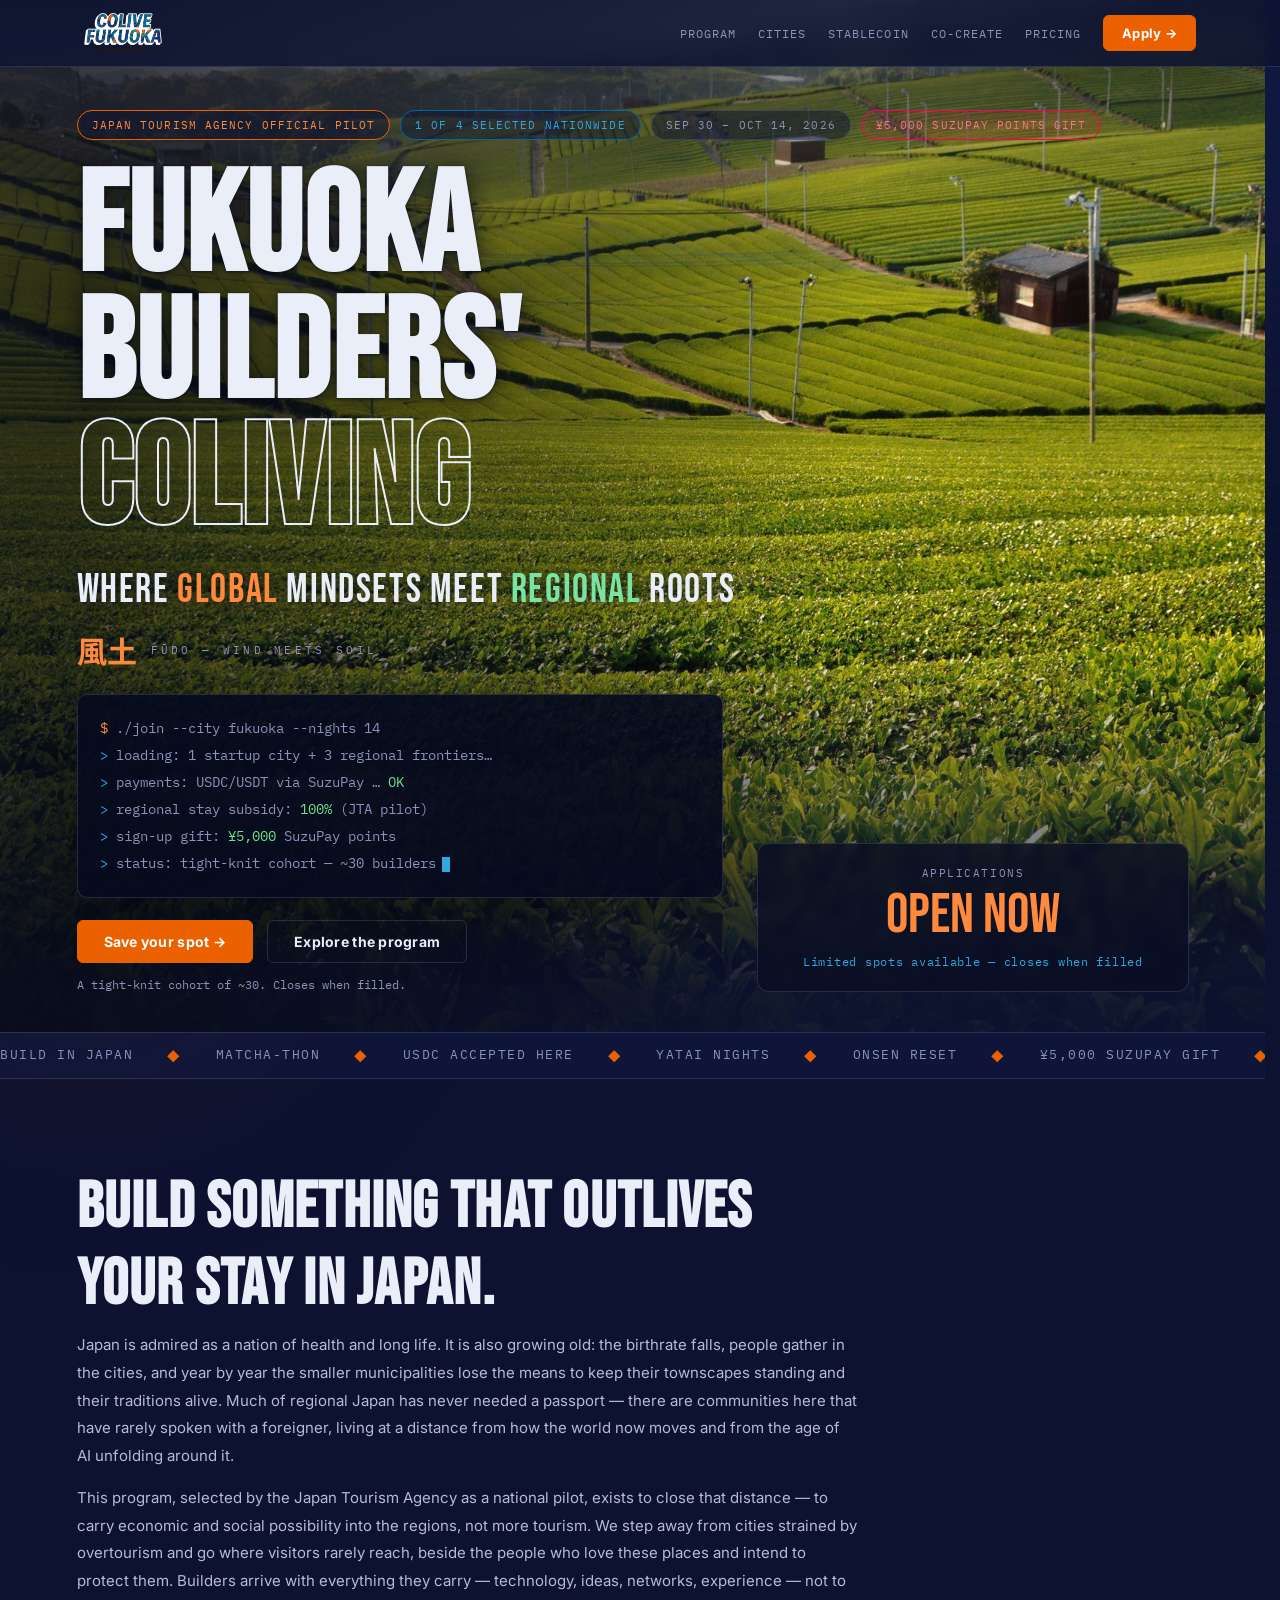
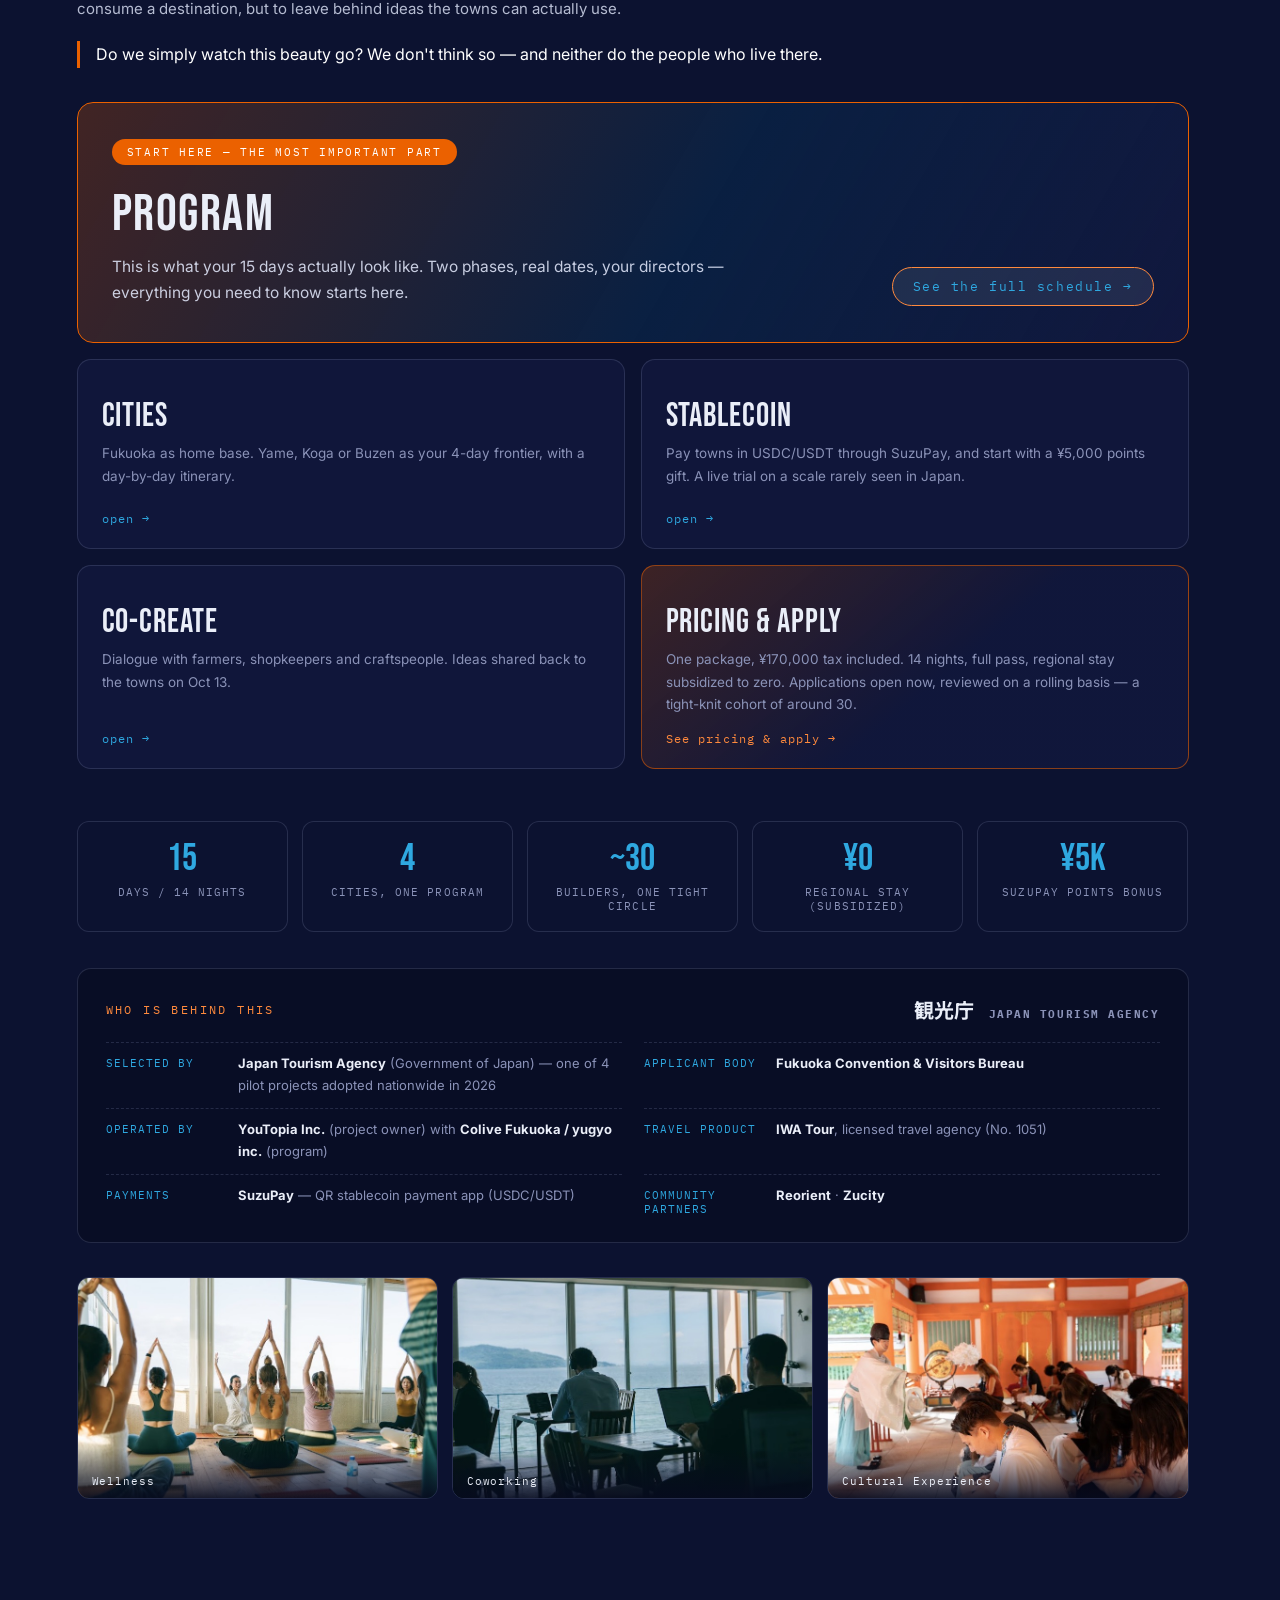
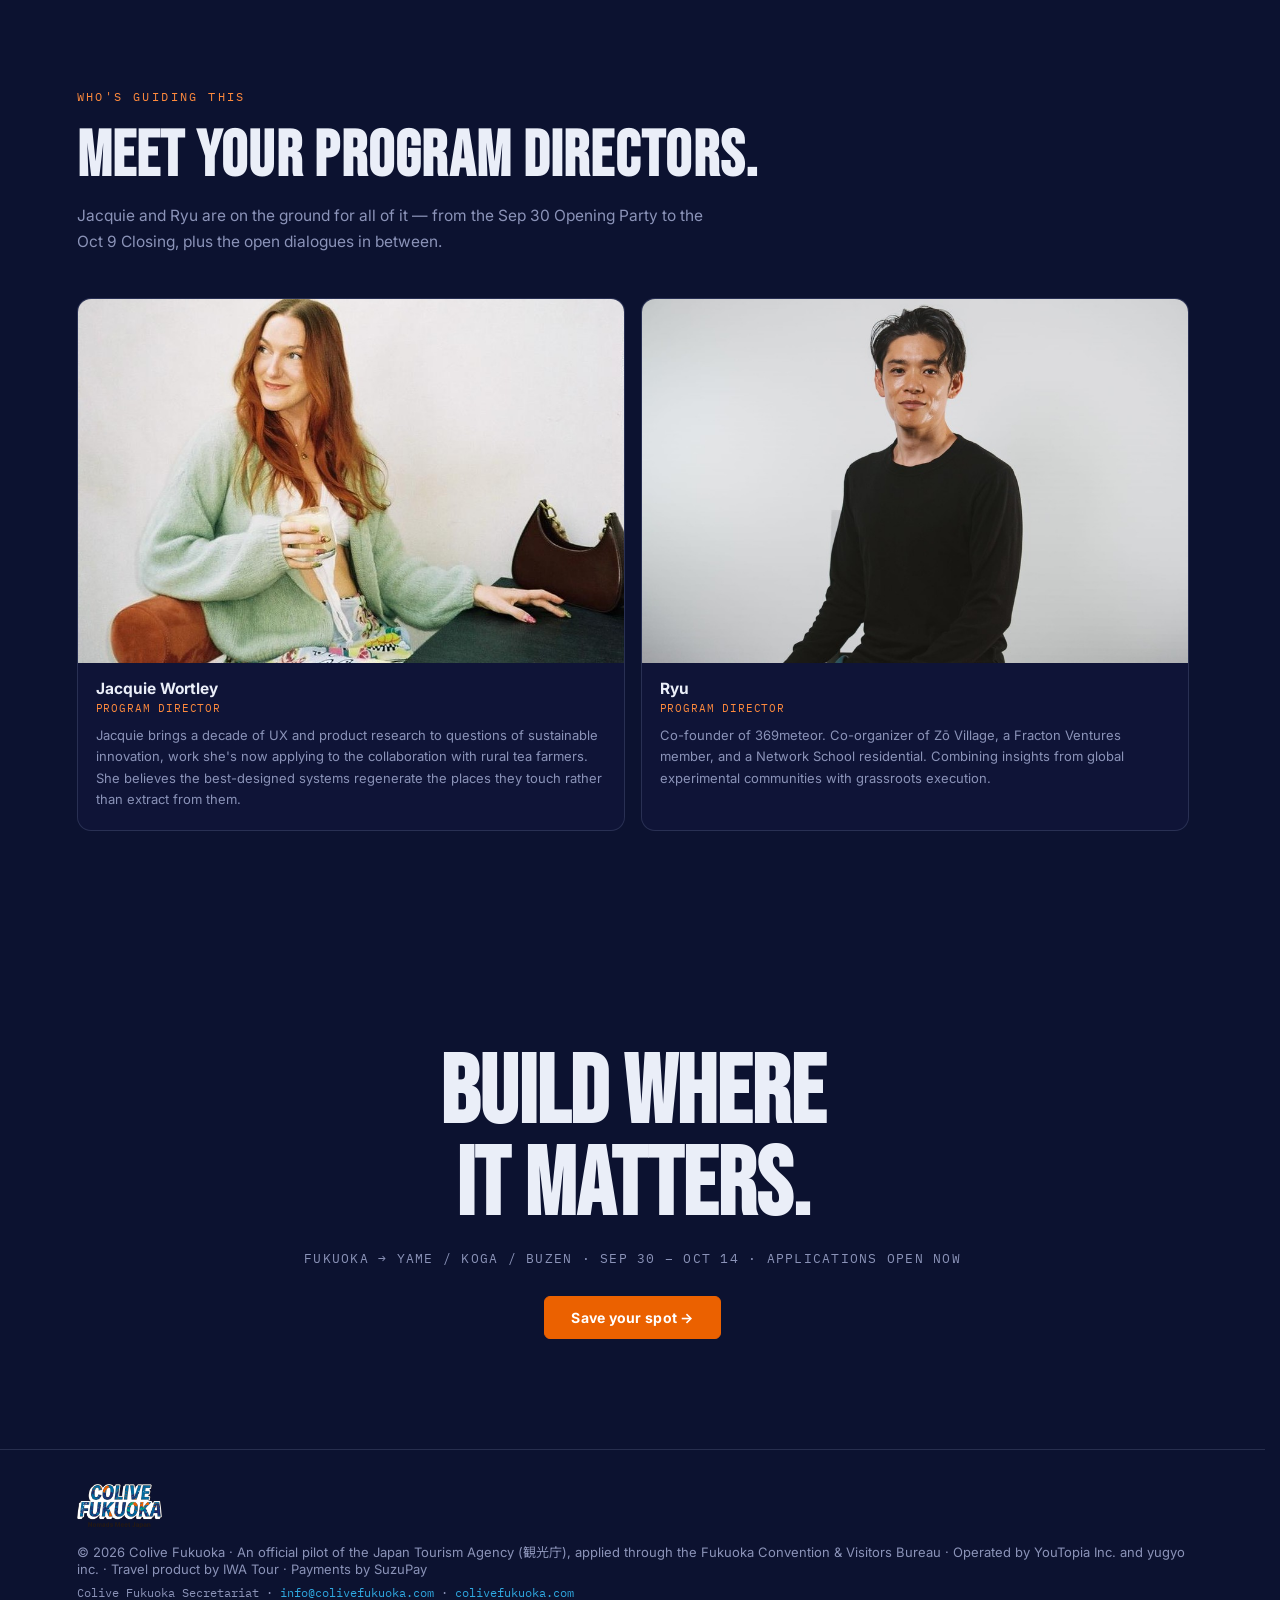
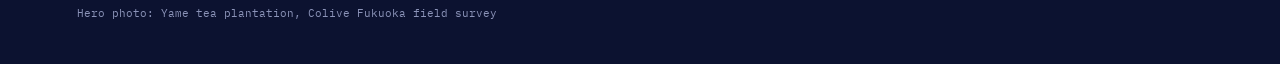
<file: index.html>
<!DOCTYPE html>
<html lang="en">
<head>
<meta charset="UTF-8">
<meta name="viewport" content="width=device-width, initial-scale=1">
<title>Fukuoka Builders' Coliving | Sep 30 – Oct 14, 2026 | Colive Fukuoka</title>
<meta name="description" content="A Japan Tourism Agency official pilot. 15 days for a tight-knit cohort of ~30 global builders across Fukuoka City, Yame, Koga and Buzen. Co-create with local communities, pay in USDC/USDT via stablecoin rails, and take home a working relationship with regional Japan. Applications open now.">
<meta name="keywords" content="digital nomad Japan, Web3 Japan, coliving Fukuoka, stablecoin payment Japan, USDC Japan, builders residency, Colive Fukuoka, Japan Tourism Agency pilot, Kyushu coliving">
<link rel="canonical" href="https://builders.colivefukuoka.com/">
<meta name="robots" content="index,follow,max-image-preview:large">

<!-- Open Graph -->
<meta property="og:type" content="website">
<meta property="og:site_name" content="Colive Fukuoka">
<meta property="og:locale" content="en_US">
<meta property="og:title" content="Fukuoka Builders' Coliving | Sep 30 – Oct 14, 2026">
<meta property="og:description" content="A Japan Tourism Agency official pilot: 15 days across Fukuoka City, Yame, Koga and Buzen for global builders. Live onchain payments, real regional co-creation. Applications open now.">
<meta property="og:image" content="https://builders.colivefukuoka.com/og-image-v2.jpg">
<meta property="og:image:width" content="1200">
<meta property="og:image:height" content="630">
<meta property="og:url" content="https://builders.colivefukuoka.com/">

<!-- Twitter card -->
<meta name="twitter:card" content="summary_large_image">
<meta name="twitter:title" content="Fukuoka Builders' Coliving | Sep 30 – Oct 14, 2026">
<meta name="twitter:description" content="Japan Tourism Agency official pilot for a tight-knit cohort of ~30 builders. Fukuoka City + Yame, Koga, Buzen. Pay in USDC/USDT. Applications open now.">
<meta name="twitter:image" content="https://builders.colivefukuoka.com/og-image-v2.jpg">

<link rel="icon" type="image/png" sizes="32x32" href="favicon-32.png">
<link rel="apple-touch-icon" sizes="180x180" href="favicon-180.png">

<link rel="preconnect" href="https://fonts.googleapis.com">
<link rel="preconnect" href="https://fonts.gstatic.com" crossorigin>
<link rel="stylesheet" href="https://fonts.googleapis.com/css2?family=Bebas+Neue&family=Inter:wght@400;500;600;700;800&family=IBM+Plex+Mono:wght@400;500;600&family=Noto+Sans+JP:wght@400;500;700&display=swap">

<script type="application/ld+json">
{
  "@context": "https://schema.org",
  "@type": "Event",
  "name": "Fukuoka Builders' Coliving",
  "description": "A Japan Tourism Agency official pilot program. 15 days across Fukuoka City, Yame, Koga and Buzen for global builders to co-create with local communities and test real-world stablecoin payments.",
  "startDate": "2026-09-30",
  "endDate": "2026-10-14",
  "eventStatus": "https://schema.org/EventScheduled",
  "eventAttendanceMode": "https://schema.org/OfflineEventAttendanceMode",
  "location": [
    {"@type": "Place", "name": "Fukuoka City", "address": {"@type": "PostalAddress", "addressRegion": "Fukuoka", "addressCountry": "JP"}},
    {"@type": "Place", "name": "Yame", "address": {"@type": "PostalAddress", "addressRegion": "Fukuoka", "addressCountry": "JP"}},
    {"@type": "Place", "name": "Koga", "address": {"@type": "PostalAddress", "addressRegion": "Fukuoka", "addressCountry": "JP"}},
    {"@type": "Place", "name": "Buzen", "address": {"@type": "PostalAddress", "addressRegion": "Fukuoka", "addressCountry": "JP"}}
  ],
  "image": "https://builders.colivefukuoka.com/og-image-v2.jpg",
  "organizer": {"@type": "Organization", "name": "Colive Fukuoka Secretariat", "url": "https://www.colivefukuoka.com", "email": "info@colivefukuoka.com"},
  "offers": {
    "@type": "Offer",
    "price": "170000",
    "priceCurrency": "JPY",
    "availability": "https://schema.org/LimitedAvailability",
    "validThrough": "2026-09-15",
    "url": "https://builders.colivefukuoka.com/"
  }
}
</script>

<style>
:root{
  --indigo:#1F296A; --deep:#0C1230; --mid:#141B45;
  --blue:#0069A0; --cyan:#2FA8E0;
  --orange:#EB6100; --orange-soft:#FF8A3D;
  --ink:#EAEEF8; --dim:#8B93B8;
  --line:rgba(139,147,184,.22);
  --mono:'IBM Plex Mono','Noto Sans JP',monospace;
  --sans:'Inter','Noto Sans JP',sans-serif;
  --disp:'Bebas Neue','Noto Sans JP',sans-serif;
}
*{margin:0;padding:0;box-sizing:border-box}
html{scroll-behavior:smooth;scrollbar-gutter:stable}
body{background:var(--deep);color:var(--ink);font-family:var(--sans);overflow-x:hidden}
img{max-width:100%;display:block}
a{color:inherit}
.mono{font-family:var(--mono)}
.wrap{position:relative;z-index:1;max-width:1160px;margin:0 auto;padding:0 24px}

/* ambient grid + glow */
.grid-bg{position:fixed;inset:0;pointer-events:none;z-index:0;opacity:.5;
  background-image:linear-gradient(rgba(139,147,184,.07) 1px,transparent 1px),linear-gradient(90deg,rgba(139,147,184,.07) 1px,transparent 1px);
  background-size:48px 48px}
.glow{position:fixed;pointer-events:none;z-index:0;border-radius:50%;filter:blur(120px);opacity:.35}
.glow.a{width:560px;height:560px;background:#1F296A;top:-180px;right:-120px}
.glow.b{width:420px;height:420px;background:#5a2a00;bottom:-160px;left:-120px;opacity:.22}

/* nav */
nav{position:fixed;top:0;left:0;right:0;z-index:80;background:rgba(12,18,48,.82);backdrop-filter:blur(12px);border-bottom:1px solid var(--line)}
.nav-in{max-width:1160px;margin:0 auto;padding:13px 24px;display:flex;align-items:center;justify-content:space-between;gap:16px}
.logo{font-family:var(--disp);font-size:21px;letter-spacing:.06em;text-decoration:none;white-space:nowrap}
.logo .fk{color:var(--orange)}
.nav-links{display:flex;gap:22px;align-items:center}
.nav-links button,.nav-links a.plain{background:none;border:none;cursor:pointer;color:var(--dim);text-decoration:none;font-family:var(--mono);font-size:11.5px;letter-spacing:.09em;text-transform:uppercase;padding:4px 0;transition:color .15s}
.nav-links button:hover,.nav-links a.plain:hover{color:var(--ink)}
.btn{display:inline-block;background:var(--orange);color:#fff;text-decoration:none;font-weight:700;padding:12px 26px;border-radius:6px;font-size:14px;letter-spacing:.02em;border:1px solid var(--orange);cursor:pointer;transition:.15s;font-family:var(--sans)}
.btn:hover{background:var(--orange-soft);transform:translateY(-1px)}
.btn.ghost{background:transparent;color:var(--ink);border:1px solid var(--line)}
.btn.ghost:hover{border-color:var(--ink);background:rgba(255,255,255,.04)}
.btn.sm{padding:9px 18px;font-size:13px}

/* hero */
.hero{min-height:100svh;display:flex;flex-direction:column;justify-content:center;position:relative;padding:110px 0 40px}
.hero-bgimg{position:absolute;inset:0;z-index:0;background:url('hero-yame.jpg') center 60%/cover no-repeat}
.hero-bgimg::after{content:'';position:absolute;inset:0;background:linear-gradient(93deg,rgba(7,10,22,.72) 8%,rgba(7,10,22,.34) 46%,rgba(7,10,22,0) 66%),linear-gradient(180deg,rgba(7,10,22,.5) 0%,rgba(7,10,22,0) 18%,rgba(7,10,22,0) 62%,rgba(12,18,48,.94) 96%)}
.hero .wrap{position:relative;z-index:2}
.badge-row{display:flex;gap:10px;flex-wrap:wrap;margin-bottom:26px}
.badge{font-family:var(--mono);font-size:11px;letter-spacing:.1em;text-transform:uppercase;padding:7px 14px;border-radius:999px;border:1px solid var(--line);color:var(--dim);background:rgba(12,18,48,.5)}
.badge.hot{border-color:var(--orange);color:var(--orange-soft)}
.badge.blue{border-color:var(--blue);color:var(--cyan)}
.badge.gift{border-color:#FF004F;color:#FF6E96;background:rgba(255,0,79,.08)}
h1{font-family:var(--disp);font-size:clamp(64px,11vw,150px);line-height:.9;letter-spacing:.01em;text-transform:uppercase;text-shadow:0 2px 24px rgba(7,10,22,.75),0 1px 3px rgba(7,10,22,.6)}
h1 .outline{color:transparent;-webkit-text-stroke:2px var(--ink);text-shadow:none}
.catch{font-family:var(--disp);font-size:clamp(24px,3.4vw,40px);letter-spacing:.04em;text-transform:uppercase;margin-top:20px;text-shadow:0 2px 18px rgba(6,10,30,.6)}
.catch .g{color:var(--orange-soft)}
.catch .r{color:#7BE3A2}
.fudo{display:flex;align-items:center;gap:14px;margin:14px 0 8px}
.fudo-kanji{font-family:'Noto Sans JP',sans-serif;font-weight:700;font-size:30px;color:var(--orange-soft)}
.fudo-sub{font-family:var(--mono);font-size:11px;letter-spacing:.3em;color:var(--dim);text-transform:uppercase}
.hero-grid{display:grid;grid-template-columns:1.5fr 1fr;gap:34px;align-items:end;margin-top:22px}
.terminal{background:rgba(6,10,30,.9);border:1px solid var(--line);border-radius:10px;padding:20px 22px;font-family:var(--mono);font-size:13.5px;line-height:2;color:var(--dim);box-shadow:0 20px 60px rgba(0,0,0,.4)}
.terminal .p{color:var(--orange-soft)}
.terminal .gt{color:var(--cyan)}
.terminal .hi{color:#6BE38A}
.cursor{display:inline-block;width:8px;height:15px;background:var(--cyan);margin-left:6px;vertical-align:middle;animation:blink 1s steps(1) infinite}
@keyframes blink{50%{opacity:0}}
.hero-ctas{display:flex;gap:14px;align-items:center;flex-wrap:wrap;margin-top:22px}
.hero-ctas .note{font-family:var(--mono);font-size:11.5px;color:var(--dim)}
.deadline-card{border:1px solid var(--line);border-radius:12px;padding:22px 24px;background:rgba(10,14,36,.82);backdrop-filter:blur(4px);text-align:center}
.deadline-card .lab{font-family:var(--mono);font-size:11px;letter-spacing:.14em;text-transform:uppercase;color:var(--dim);margin-bottom:8px}
.deadline-card .date{font-family:var(--disp);font-size:56px;line-height:1;color:var(--orange-soft)}
.deadline-card .count{font-family:var(--mono);font-size:12px;color:var(--cyan);margin-top:10px;letter-spacing:.06em}
.scroll-hint{position:absolute;bottom:22px;left:50%;transform:translateX(-50%);font-family:var(--mono);font-size:10.5px;letter-spacing:.22em;text-transform:uppercase;color:var(--dim);animation:float 2.4s ease-in-out infinite;z-index:2}
@keyframes float{50%{transform:translate(-50%,7px)}}

/* marquee */
.marquee{border-top:1px solid var(--line);border-bottom:1px solid var(--line);overflow:hidden;background:rgba(20,27,69,.45);position:relative;z-index:1}
.marquee-track{display:flex;gap:34px;white-space:nowrap;padding:13px 0;animation:mq 30s linear infinite;font-family:var(--mono);font-size:12.5px;letter-spacing:.12em;text-transform:uppercase;color:var(--dim)}
.marquee-track .dot{color:var(--orange)}
@keyframes mq{to{transform:translateX(-50%)}}

/* launcher */
.launcher{padding:90px 0 100px;position:relative;z-index:1}
.kicker{font-family:var(--mono);font-size:12px;letter-spacing:.2em;text-transform:uppercase;color:var(--orange-soft);margin-bottom:14px}
.launcher h2{font-family:var(--disp);font-size:clamp(38px,5.4vw,64px);letter-spacing:.02em;text-transform:uppercase;margin-bottom:8px}
.launcher .sub{color:var(--dim);font-size:15.5px;max-width:640px;line-height:1.7;margin-bottom:42px}
.mod-grid{display:grid;grid-template-columns:repeat(2,1fr);gap:16px}
.mod{position:relative;border:1px solid var(--line);border-radius:14px;background:rgba(20,27,69,.5);padding:26px 24px 22px;cursor:pointer;text-align:left;color:var(--ink);font-family:var(--sans);overflow:hidden;transition:transform .18s,border-color .18s,box-shadow .18s;min-height:190px;display:flex;flex-direction:column;justify-content:space-between}
.mod:hover{transform:translateY(-4px);border-color:var(--cyan);box-shadow:0 18px 50px rgba(0,0,0,.45)}
.mod .idx{font-family:var(--mono);font-size:11px;letter-spacing:.18em;color:var(--dim)}
.mod .name{font-family:var(--disp);font-size:33px;letter-spacing:.03em;margin:10px 0 6px;text-transform:uppercase}
.mod .desc{color:var(--dim);font-size:13.5px;line-height:1.65}
.mod .go{font-family:var(--mono);font-size:11.5px;letter-spacing:.1em;color:var(--cyan);margin-top:16px}
.mod::after{content:'';position:absolute;inset:0;background:radial-gradient(400px 160px at 20% 0%,rgba(47,168,224,.12),transparent 60%);opacity:0;transition:opacity .2s}
.mod:hover::after{opacity:1}
.mod.apply{background:linear-gradient(140deg,rgba(235,97,0,.22),rgba(20,27,69,.5) 55%);border-color:rgba(235,97,0,.55)}
.mod.apply .go{color:var(--orange-soft)}
.mod-featured{width:100%;min-height:0;display:block;margin-bottom:16px;padding:36px 34px;border:1px solid var(--orange);border-radius:16px;background:linear-gradient(120deg,rgba(235,97,0,.24),rgba(0,105,160,.16) 55%,rgba(20,27,69,.65));position:relative;overflow:hidden}
.mod-featured:hover{transform:translateY(-4px);border-color:var(--orange-soft);box-shadow:0 20px 60px rgba(235,97,0,.28)}
.mod-featured .eyebrow{display:inline-block;font-family:var(--mono);font-size:11px;letter-spacing:.16em;text-transform:uppercase;color:#fff;background:var(--orange);border-radius:999px;padding:6px 15px;margin-bottom:18px}
.mod-featured-body{display:flex;align-items:flex-end;justify-content:space-between;gap:26px;flex-wrap:wrap}
.mod-featured .name{font-size:clamp(34px,4.4vw,52px);margin:0 0 8px}
.mod-featured .desc{font-size:15.5px;line-height:1.7;max-width:640px;color:rgba(230,236,255,.85)}
.mod-featured .go{font-size:13px;letter-spacing:.12em;white-space:nowrap;background:rgba(255,255,255,.08);border:1px solid var(--orange-soft);border-radius:999px;padding:10px 20px;margin-top:0}
.stats{display:grid;grid-template-columns:repeat(5,1fr);gap:14px;margin:52px 0 0}
.stat{border:1px solid var(--line);border-radius:12px;padding:18px 14px;text-align:center;background:rgba(12,18,48,.5)}
.stat .num{font-family:var(--disp);font-size:38px;color:var(--cyan);line-height:1}
.stat .lab{font-family:var(--mono);font-size:10.5px;letter-spacing:.1em;text-transform:uppercase;color:var(--dim);margin-top:7px}

/* panels */
.panel{position:fixed;inset:0;z-index:90;background:rgba(6,10,30,.78);display:block;visibility:hidden;opacity:0;overflow-y:auto;overscroll-behavior:contain;transition:opacity .26s ease,visibility 0s linear .26s}
.panel.open{visibility:visible;opacity:1;transition:opacity .26s ease}
.panel-card{max-width:1060px;margin:56px auto 80px;background:linear-gradient(180deg,#10173d,#0C1230);border:1px solid var(--line);border-radius:18px;overflow:hidden;transform:translateY(22px) scale(.985);opacity:0;transition:transform .34s cubic-bezier(.22,.9,.24,1),opacity .28s ease;box-shadow:0 40px 120px rgba(0,0,0,.6);will-change:transform,opacity}
.panel.open .panel-card{transform:none;opacity:1}
.panel.swap-out .panel-card{transform:translateY(-10px) scale(.99);opacity:0;transition:transform .18s ease-in,opacity .16s ease-in}
.panel-top{position:sticky;top:0;z-index:5;display:flex;align-items:center;justify-content:space-between;gap:12px;padding:15px 26px;background:rgba(12,18,48,.92);backdrop-filter:blur(10px);border-bottom:1px solid var(--line)}
.panel-top .mlab{font-family:var(--mono);font-size:12px;letter-spacing:.16em;text-transform:uppercase;color:var(--cyan)}
.panel-nav{display:flex;gap:8px;align-items:center}
.pbtn{background:none;border:1px solid var(--line);border-radius:8px;color:var(--dim);font-family:var(--mono);font-size:12px;padding:7px 13px;cursor:pointer;transition:.15s}
.pbtn:hover{color:var(--ink);border-color:var(--ink)}
.panel-body{padding:40px 46px 56px}
.panel-body .kicker{margin-bottom:10px}
.panel-body h3.big{font-family:var(--disp);font-size:clamp(34px,4.6vw,54px);letter-spacing:.02em;text-transform:uppercase;margin-bottom:16px}
.lede{color:var(--dim);font-size:15.5px;line-height:1.8;max-width:760px}
.lede b{color:var(--ink)}

/* shared content styles */
.tl-scroller{position:relative;margin-top:22px}
.tl{display:flex;gap:16px;overflow-x:auto;padding:6px 2px 16px;scroll-snap-type:x proximity;-webkit-overflow-scrolling:touch}
.tl::-webkit-scrollbar{height:6px}
.tl::-webkit-scrollbar-thumb{background:var(--line);border-radius:999px}
.tl-hint{font-family:var(--mono);font-size:10.5px;letter-spacing:.1em;text-transform:uppercase;color:var(--dim);margin-bottom:8px}
.tl-hint .arrow{color:var(--cyan)}
.transport-note{display:flex;gap:14px;align-items:flex-start;border:1px solid rgba(0,105,160,.55);background:rgba(0,105,160,.16);border-radius:12px;padding:18px 22px;margin:16px 0 24px}
.transport-note .ti{font-size:24px;line-height:1;flex:0 0 auto}
.transport-note p{color:var(--dim);font-size:13.5px;line-height:1.75;margin:0}
.transport-note b{color:var(--ink)}
.trow{flex:0 0 300px;scroll-snap-align:start;border:1px solid var(--line);border-radius:12px;padding:20px 22px;background:rgba(20,27,69,.4);display:flex;flex-direction:column}
.trow.overview{flex-basis:280px;background:rgba(0,105,160,.14);border-color:rgba(0,105,160,.5)}
.trow .d{display:flex;flex-direction:column;align-items:flex-start;gap:4px;font-family:var(--mono);font-size:12.5px;color:var(--orange-soft);letter-spacing:.06em}
.trow .d-note{display:inline-block;font-family:var(--mono);font-size:9.5px;color:var(--dim);letter-spacing:.05em;text-transform:uppercase;margin-top:6px}
.pri-tag{display:inline-block;font-family:var(--mono);font-size:9.5px;letter-spacing:.12em;text-transform:uppercase;border-radius:999px;padding:4px 11px;margin-top:8px}
.pri-tag.must{color:#fff;background:var(--orange);border:1px solid var(--orange)}
.pri-tag.flex{color:var(--dim);background:transparent;border:1px solid var(--line)}
.trow h4{font-size:16.5px;margin:10px 0 6px}
.trow p{color:var(--dim);font-size:13.5px;line-height:1.65;flex:1}
.tl-link{color:var(--cyan);text-decoration:underline;text-underline-offset:2px}
.tl-link:hover{color:var(--orange-soft)}
.tags{display:flex;gap:8px;flex-wrap:wrap;margin-top:10px}
.tag{font-family:var(--mono);font-size:10.5px;letter-spacing:.08em;text-transform:uppercase;border:1px solid var(--line);border-radius:999px;padding:5px 11px;color:var(--dim)}
.city-links{display:flex;gap:8px;flex-wrap:wrap;margin-top:12px}
.city-links a{font-family:var(--mono);font-size:11px;letter-spacing:.06em;text-transform:uppercase;border:1px solid var(--cyan);border-radius:999px;padding:6px 15px;color:var(--cyan);text-decoration:none;transition:.15s}
.city-links a:hover{background:var(--cyan);color:#08122a}
.trow .thumb{display:block;width:100%;aspect-ratio:16/10;object-fit:cover;border-radius:8px;margin-bottom:14px;border:1px solid var(--line)}
.card-cta{margin-top:14px}
.card-cta a{font-family:var(--mono);font-size:11px;letter-spacing:.06em;text-transform:uppercase;background:var(--orange);border:1px solid var(--orange);border-radius:999px;padding:8px 17px;color:#fff;text-decoration:none;transition:.15s;display:inline-block}
.card-cta a:hover{background:var(--orange-soft);border-color:var(--orange-soft)}
.trow .warn{display:block;font-family:var(--mono);font-size:11px;color:var(--dim);line-height:1.6;margin-top:14px;padding-top:12px;border-top:1px solid var(--line)}
.video-slot{position:relative;border:1px solid var(--line);border-radius:14px;overflow:hidden;background:#080d26;aspect-ratio:16/9;margin:26px 0 8px;display:flex;align-items:center;justify-content:center}
.video-slot .play{width:76px;height:76px;border-radius:50%;border:2px solid var(--orange);display:flex;align-items:center;justify-content:center;color:var(--orange);font-size:26px;padding-left:5px;background:rgba(235,97,0,.12)}
.video-slot .vlab{position:absolute;left:22px;bottom:18px;font-family:var(--mono);font-size:12px;letter-spacing:.1em;text-transform:uppercase;color:var(--dim)}
.video-slot iframe{position:absolute;inset:0;width:100%;height:100%;border:0}

.directors{display:flex;gap:16px;margin:26px 0 8px}
.director-card{flex:1 1 0;min-width:0;border:1px solid var(--line);border-radius:14px;background:rgba(20,27,69,.4);overflow:hidden}
.director-card img{display:block;width:100%;aspect-ratio:3/2;object-fit:cover}
.director-card .dinfo{padding:16px 18px 20px}
.director-card h5{font-size:15.5px;margin-bottom:3px}
.director-card .drole{font-family:var(--mono);font-size:10.5px;letter-spacing:.08em;text-transform:uppercase;color:var(--orange-soft);margin-bottom:10px}
.director-card p{color:var(--dim);font-size:13px;line-height:1.65}
.pcap{position:relative;border-radius:12px;overflow:hidden;border:1px solid var(--line)}
.pcap img{width:100%;height:220px;object-fit:cover}
.pcap .cap{position:absolute;left:0;right:0;bottom:0;padding:26px 14px 10px;background:linear-gradient(transparent,rgba(6,10,30,.9));font-family:var(--mono);font-size:11px;letter-spacing:.08em;color:var(--ink)}
.strip3{display:grid;grid-template-columns:repeat(3,1fr);gap:14px;margin-top:30px}

/* cities */
.hub-hero{display:grid;grid-template-columns:1.1fr 1fr;gap:0;border:1px solid var(--line);border-radius:14px;overflow:hidden;margin-top:30px;background:rgba(20,27,69,.4)}
.hub-hero img{width:100%;height:100%;min-height:280px;object-fit:cover}
.hub-hero .body{padding:28px 30px}
.lab-sm{font-family:var(--mono);font-size:11px;letter-spacing:.14em;text-transform:uppercase;color:var(--cyan);margin-bottom:8px}
.hub-hero h4,.track h4{font-family:var(--disp);font-size:34px;letter-spacing:.03em;text-transform:uppercase}
.subline{color:var(--orange-soft);font-size:13.5px;margin:4px 0 12px;font-weight:600}
.desc{color:var(--dim);font-size:14px;line-height:1.75}
.blist{margin-top:14px;display:grid;gap:7px}
.bi{display:flex;gap:10px;font-size:13.5px;color:var(--dim);line-height:1.6}
.bi .arrow{color:var(--orange)}
.tracks{display:grid;grid-template-columns:repeat(3,1fr);gap:16px;margin-top:16px}
.track{border:1px solid var(--line);border-radius:14px;overflow:hidden;background:rgba(20,27,69,.4);display:flex;flex-direction:column}
.track>img{height:170px;width:100%;object-fit:cover}
.track .body{padding:22px 22px 24px;display:flex;flex-direction:column;flex:1}
.itin{margin-top:16px;border-top:1px dashed var(--line);padding-top:14px;display:grid;gap:8px}
.itin .row{display:grid;grid-template-columns:64px 1fr;gap:10px;font-size:12.5px;line-height:1.6}
.itin .dd{font-family:var(--mono);color:var(--cyan)}
.itin .tt{color:var(--dim)}
.itin-note{font-family:var(--mono);font-size:10.5px;color:var(--dim);margin-top:12px;letter-spacing:.04em}
.spend-link{display:inline-flex;align-self:flex-start;align-items:center;gap:8px;font-family:var(--mono);font-weight:700;font-size:12.5px;letter-spacing:.06em;text-transform:uppercase;color:#fff;text-decoration:none;margin-top:18px;background:var(--orange);border:1px solid var(--orange);border-radius:999px;padding:11px 20px;transition:.15s}
.spend-link:hover{background:var(--orange-soft);border-color:var(--orange-soft);color:#fff}
.spend-link .arrow{transition:transform .15s}
.spend-link:hover .arrow{transform:translateX(3px)}

/* stablecoin */
.stable-grid{display:grid;grid-template-columns:1.35fr 1fr;gap:38px;align-items:start;margin-top:26px}
.steps{margin-top:26px;display:grid;gap:12px}
.step{display:flex;gap:16px;border:1px solid var(--line);border-radius:12px;padding:16px 18px;background:rgba(20,27,69,.4)}
.step .n{font-family:var(--disp);font-size:26px;color:var(--orange-soft);line-height:1}
.step .t{color:var(--dim);font-size:14px;line-height:1.65}
.szbox{border:1px solid rgba(255,0,79,.45);border-radius:14px;padding:30px 28px;background:linear-gradient(165deg,rgba(255,0,79,.10),rgba(6,10,30,.75) 55%);text-align:center;display:flex;flex-direction:column;align-items:center;gap:16px}
.szlogo{height:56px;width:auto}
.szline{font-family:var(--mono);font-size:11px;letter-spacing:.14em;text-transform:uppercase;color:var(--dim)}
.szgift{border:1px dashed rgba(255,0,79,.55);border-radius:12px;padding:18px 22px;width:100%}
.szgift .gl1{font-family:var(--mono);font-size:11px;letter-spacing:.16em;text-transform:uppercase;color:#FF6E96}
.szgift .gl2{font-family:var(--disp);font-size:52px;line-height:1.05;color:#fff}
.szgift .gl3{font-size:12.5px;color:var(--dim);line-height:1.6;margin-top:6px}

/* co-create */
.scards{display:grid;grid-template-columns:repeat(4,1fr);gap:14px;margin-top:30px}
.scard{border:1px solid var(--line);border-radius:12px;padding:20px 18px;background:rgba(20,27,69,.4)}
.scard .n{font-family:var(--disp);font-size:26px;color:var(--cyan)}
.scard h5{font-size:15px;margin:8px 0 8px}
.scard p{color:var(--dim);font-size:13px;line-height:1.65}
.quote{margin-top:28px;border:1px solid var(--line);border-left:3px solid var(--orange);border-radius:10px;padding:20px 24px;font-family:var(--mono);font-size:14px;line-height:1.8;color:var(--ink);background:rgba(6,10,30,.6)}
.quote .k{color:var(--orange-soft)}

/* pricing */
.price-grid{display:grid;grid-template-columns:1fr 1fr;gap:30px;margin-top:30px}
.price-card{border:1px solid rgba(235,97,0,.5);border-radius:16px;padding:30px;background:linear-gradient(160deg,rgba(235,97,0,.12),rgba(20,27,69,.5) 55%)}
.price-card.alt{border-color:rgba(0,105,160,.55);background:linear-gradient(160deg,rgba(0,105,160,.16),rgba(20,27,69,.5) 55%);max-width:640px}
.passcard{margin-top:30px}
.passcard .kicker{margin-bottom:14px}
.amt{font-family:var(--disp);font-size:56px;line-height:1}
.amt .tax{font-family:var(--mono);font-size:12px;color:var(--dim);margin-left:10px;letter-spacing:.08em}
.approx{font-family:var(--mono);font-size:12px;color:var(--dim);margin:8px 0 20px}
.checklist{display:grid;gap:11px;margin-bottom:24px}
.ci{display:flex;gap:11px;font-size:14px;color:var(--dim);line-height:1.65}
.ci b{color:var(--ink)}
.ci .check{color:#6BE38A;font-weight:700}
.fine{font-family:var(--mono);font-size:11px;color:var(--dim);margin-top:12px;line-height:1.7}
.fit-item{border:1px solid var(--line);border-radius:12px;padding:20px 22px;background:rgba(20,27,69,.4);margin-bottom:14px}
.fit-item h5{font-size:15px;margin-bottom:7px}
.fit-item p{color:var(--dim);font-size:13.5px;line-height:1.7}
.bring{border:1px dashed var(--line);border-radius:12px;padding:18px 22px;font-size:13.5px;color:var(--dim);line-height:1.8}
.cancel{margin-top:30px;border:1px solid var(--line);border-radius:12px;padding:22px 26px;background:rgba(6,10,30,.5)}

/* official */
.official{border:1px solid var(--line);border-radius:14px;margin-top:36px;padding:26px 28px;background:rgba(6,10,30,.55)}
.off-head{display:flex;align-items:center;justify-content:space-between;gap:14px;flex-wrap:wrap;margin-bottom:18px}
.off-jta{font-family:'Noto Sans JP',sans-serif;font-weight:700;font-size:20px;color:var(--ink)}
.off-jta em{font-family:var(--mono);font-style:normal;font-size:11px;color:var(--dim);letter-spacing:.14em;text-transform:uppercase;margin-left:10px}
.off-grid{display:grid;grid-template-columns:repeat(2,1fr);gap:12px 22px}
.off-item{display:grid;grid-template-columns:120px 1fr;gap:12px;border-top:1px dashed var(--line);padding-top:10px}
.off-item .ol{font-family:var(--mono);font-size:10.5px;letter-spacing:.1em;text-transform:uppercase;color:var(--cyan);padding-top:3px}
.off-item .ov{font-size:13px;color:var(--dim);line-height:1.65}
.off-item .ov b{color:var(--ink)}
@media(max-width:960px){.off-grid{grid-template-columns:1fr}}

/* final + footer */
.os-philo{max-width:780px;margin:6px 0 34px}
.os-philo p{color:rgba(230,236,255,.78);font-size:15px;line-height:1.85;margin:0 0 14px}
.os-philo .pull{border-left:3px solid var(--orange);padding-left:16px;color:#fff;font-size:16px;line-height:1.7;margin:18px 0 0}
.final{padding:110px 0;text-align:center;position:relative;z-index:1}
.final h2{font-family:var(--disp);font-size:clamp(46px,7.5vw,96px);line-height:.95;text-transform:uppercase;margin-bottom:18px}
.final .sub{font-family:var(--mono);font-size:12.5px;letter-spacing:.1em;color:var(--dim);text-transform:uppercase;margin-bottom:30px}
footer{border-top:1px solid var(--line);padding:34px 0 44px;position:relative;z-index:1}
footer .l1{font-size:13px;color:var(--dim)}
footer .l2{font-family:var(--mono);font-size:12px;color:var(--dim);margin-top:8px}
footer a{color:var(--cyan);text-decoration:none}

/* responsive */
@media(max-width:960px){
  .mod-grid{grid-template-columns:repeat(2,1fr)}
  .stats{grid-template-columns:repeat(3,1fr)}
  .hero-grid{grid-template-columns:1fr}
  .deadline-card{max-width:340px}
  .tracks{grid-template-columns:1fr}
  .hub-hero{grid-template-columns:1fr}
  .stable-grid{grid-template-columns:1fr}
  .scards{grid-template-columns:repeat(2,1fr)}
  .price-grid{grid-template-columns:1fr}
  .strip3{grid-template-columns:1fr}
  .panel-card{margin:0;border-radius:0;min-height:100svh}
  .panel-body{padding:28px 22px 60px}
  .mod-featured{padding:28px 24px}
  .mod-featured-body{align-items:flex-start}
}
@media(max-width:600px){
  .nav-links button,.nav-links a.plain{display:none}
  .mod-grid{grid-template-columns:1fr}
  .mod-featured .go{padding:9px 16px}
  .stats{grid-template-columns:repeat(2,1fr)}
  .trow{flex-basis:260px}
  .scards{grid-template-columns:1fr}
  h1{font-size:clamp(56px,17vw,86px)}
  .directors{gap:10px}
  .director-card .dinfo{padding:10px 11px 13px}
  .director-card h5{font-size:13px}
  .director-card .drole{font-size:8.5px;margin-bottom:6px}
  .director-card p{font-size:10.5px;line-height:1.5}
}
@media(prefers-reduced-motion:reduce){
  .marquee-track,.scroll-hint,.cursor{animation:none}
  .panel-card{animation-duration:0s}
}
</style>
</head>
<body>
<div class="grid-bg" aria-hidden="true"></div>
<div class="glow a" aria-hidden="true"></div>
<div class="glow b" aria-hidden="true"></div>

<nav aria-label="Main">
  <div class="nav-in">
    <a class="logo" href="#top"><img src="clf-logo.png" alt="Colive Fukuoka — Nomads Meet Japan" style="height:40px;width:auto;display:block"></a>
    <div class="nav-links">
      <button data-open="program">Program</button>
      <button data-open="cities">Cities</button>
      <button data-open="stablecoin">Stablecoin</button>
      <button data-open="cocreate">Co-create</button>
      <button data-open="pricing">Pricing</button>
      <a class="btn sm" href="https://forms.gle/dgarMGdLXGFriPE67" target="_blank" rel="noopener">Apply →</a>
    </div>
  </div>
</nav>

<header class="hero" id="top">
  <div class="hero-bgimg" aria-hidden="true"></div>
  <div class="wrap">
    <div class="badge-row">
      <span class="badge hot">Japan Tourism Agency official pilot</span>
      <span class="badge blue">1 of 4 selected nationwide</span>
      <span class="badge">Sep 30 – Oct 14, 2026</span>
      <span class="badge gift">¥5,000 SuzuPay points gift</span>
    </div>
    <h1>Fukuoka<br>Builders'<br><span class="outline">Coliving</span></h1>
    <p class="catch">Where <span class="g">global</span> mindsets meet <span class="r">regional</span> roots</p>
    <div class="fudo" aria-hidden="true">
      <span class="fudo-kanji">風土</span>
      <span class="fudo-sub">FŪDO — wind meets soil</span>
    </div>
    <div class="hero-grid">
      <div>
        <div class="terminal" aria-hidden="true">
          <div><span class="p">$</span> ./join --city fukuoka --nights 14</div>
          <div><span class="gt">&gt;</span> loading: 1 startup city + 3 regional frontiers…</div>
          <div><span class="gt">&gt;</span> payments: USDC/USDT via SuzuPay … <span class="hi">OK</span></div>
          <div><span class="gt">&gt;</span> regional stay subsidy: <span class="hi">100%</span> (JTA pilot)</div>
          <div><span class="gt">&gt;</span> sign-up gift: <span class="hi">¥5,000</span> SuzuPay points</div>
          <div><span class="gt">&gt;</span> status: tight-knit cohort — ~30 builders<span class="cursor"></span></div>
        </div>
        <div class="hero-ctas">
          <a class="btn" href="https://forms.gle/dgarMGdLXGFriPE67" target="_blank" rel="noopener">Save your spot →</a>
          <button class="btn ghost" data-open="program">Explore the program</button>
          <span class="note">A tight-knit cohort of ~30. Closes when filled.</span>
        </div>
      </div>
      <div class="deadline-card">
        <div class="lab">Applications</div>
        <div class="date">Open now</div>
        <div class="count">Limited spots available — closes when filled</div>
      </div>
    </div>
  </div>
</header>

<div class="marquee" aria-hidden="true">
  <div class="marquee-track">
    <span>Build in Japan</span><span class="dot">◆</span>
    <span>Matcha-thon</span><span class="dot">◆</span>
    <span>USDC accepted here</span><span class="dot">◆</span>
    <span>Yatai nights</span><span class="dot">◆</span>
    <span>Onsen reset</span><span class="dot">◆</span>
    <span>¥5,000 SuzuPay gift</span><span class="dot">◆</span>
    <span>Ideas towns can use</span><span class="dot">◆</span>
    <span>Build in Japan</span><span class="dot">◆</span>
    <span>Matcha-thon</span><span class="dot">◆</span>
    <span>USDC accepted here</span><span class="dot">◆</span>
    <span>Yatai nights</span><span class="dot">◆</span>
    <span>Onsen reset</span><span class="dot">◆</span>
    <span>¥5,000 SuzuPay gift</span><span class="dot">◆</span>
    <span>Ideas towns can use</span><span class="dot">◆</span>
  </div>
</div>

<main>
<section class="launcher" id="modules">
  <div class="wrap">
    <h2>Build something that outlives<br>your stay in Japan.</h2>
    <div class="os-philo">
      <p>Japan is admired as a nation of health and long life. It is also growing old: the birthrate falls, people gather in the cities, and year by year the smaller municipalities lose the means to keep their townscapes standing and their traditions alive. Much of regional Japan has never needed a passport — there are communities here that have rarely spoken with a foreigner, living at a distance from how the world now moves and from the age of AI unfolding around it.</p>
      <p>This program, selected by the Japan Tourism Agency as a national pilot, exists to close that distance — to carry economic and social possibility into the regions, not more tourism. We step away from cities strained by overtourism and go where visitors rarely reach, beside the people who love these places and intend to protect them. Builders arrive with everything they carry — technology, ideas, networks, experience — not to consume a destination, but to leave behind ideas the towns can actually use.</p>
      <div class="pull">Do we simply watch this beauty go? We don't think so — and neither do the people who live there.</div>
    </div>
    <button class="mod mod-featured" data-open="program">
      <span class="eyebrow">Start here — the most important part</span>
      <span class="mod-featured-body">
        <span><span class="name" style="display:block">Program</span>
        <span class="desc" style="display:block">This is what your 15 days actually look like. Two phases, real dates, your directors — everything you need to know starts here.</span></span>
        <span class="go">See the full schedule →</span>
      </span>
    </button>
    <div class="mod-grid">
      <button class="mod" data-open="cities">
        <span><span class="name" style="display:block">Cities</span>
        <span class="desc" style="display:block">Fukuoka as home base. Yame, Koga or Buzen as your 4-day frontier, with a day-by-day itinerary.</span></span>
        <span class="go">open →</span>
      </button>
      <button class="mod" data-open="stablecoin">
        <span><span class="name" style="display:block">Stablecoin</span>
        <span class="desc" style="display:block">Pay towns in USDC/USDT through SuzuPay, and start with a ¥5,000 points gift. A live trial on a scale rarely seen in Japan.</span></span>
        <span class="go">open →</span>
      </button>
      <button class="mod" data-open="cocreate">
        <span><span class="name" style="display:block">Co-create</span>
        <span class="desc" style="display:block">Dialogue with farmers, shopkeepers and craftspeople. Ideas shared back to the towns on Oct 13.</span></span>
        <span class="go">open →</span>
      </button>
      <button class="mod apply" data-open="pricing">
        <span><span class="name" style="display:block">Pricing &amp; Apply</span>
        <span class="desc" style="display:block">One package, ¥170,000 tax included. 14 nights, full pass, regional stay subsidized to zero. Applications open now, reviewed on a rolling basis — a tight-knit cohort of around 30.</span></span>
        <span class="go">See pricing &amp; apply →</span>
      </button>
    </div>
    <div class="stats">
      <div class="stat"><div class="num">15</div><div class="lab">Days / 14 nights</div></div>
      <div class="stat"><div class="num">4</div><div class="lab">Cities, one program</div></div>
      <div class="stat"><div class="num">~30</div><div class="lab">Builders, one tight circle</div></div>
      <div class="stat"><div class="num">¥0</div><div class="lab">Regional stay (subsidized)</div></div>
      <div class="stat"><div class="num">¥5K</div><div class="lab">SuzuPay points bonus</div></div>
    </div>
    <div class="official">
      <div class="off-head">
        <span class="kicker" style="margin:0">Who is behind this</span>
        <span class="off-jta">観光庁 <em>Japan Tourism Agency</em></span>
      </div>
      <div class="off-grid">
        <div class="off-item"><div class="ol">Selected by</div><div class="ov"><b>Japan Tourism Agency</b> (Government of Japan) — one of 4 pilot projects adopted nationwide in 2026</div></div>
        <div class="off-item"><div class="ol">Applicant body</div><div class="ov"><b>Fukuoka Convention &amp; Visitors Bureau</b></div></div>
        <div class="off-item"><div class="ol">Operated by</div><div class="ov"><b>YouTopia Inc.</b> (project owner) with <b>Colive Fukuoka / yugyo inc.</b> (program)</div></div>
        <div class="off-item"><div class="ol">Travel product</div><div class="ov"><b>IWA Tour</b>, licensed travel agency (No. 1051)</div></div>
        <div class="off-item"><div class="ol">Payments</div><div class="ov"><b>SuzuPay</b> — QR stablecoin payment app (USDC/USDT)</div></div>
        <div class="off-item"><div class="ol">Community partners</div><div class="ov"><b>Reorient</b> · <b>Zucity</b></div></div>
      </div>
    </div>
    <div class="strip3" style="margin-top:34px">
      <div class="pcap"><img src="strip-torii.jpg" alt="Builders walking through vermilion torii gates" loading="lazy"><div class="cap">Wellness</div></div>
      <div class="pcap"><img src="strip-matcha.jpg" alt="Hand-whisking matcha in Yame" loading="lazy"><div class="cap">Coworking</div></div>
      <div class="pcap"><img src="strip-kimono.jpg" alt="Kagura performer in traditional costume" loading="lazy"><div class="cap">Cultural Experience</div></div>
    </div>
  </div>
</section>

<!-- ============ PANEL: PROGRAM ============ -->
<section class="panel" id="panel-program" role="dialog" aria-modal="true" aria-labelledby="ttl-program">
  <div class="panel-card">
    <div class="panel-top">
      <span class="mlab">PROGRAM · 01/05</span>
      <div class="panel-nav">
        <button class="pbtn" data-prev>← prev</button>
        <button class="pbtn" data-next>next →</button>
        <button class="pbtn" data-close aria-label="Close">✕ close</button>
      </div>
    </div>
    <div class="panel-body">
      <div class="kicker">What is this</div>
      <h3 class="big" id="ttl-program">One base. Three frontiers.</h3>
      <p class="lede">Fukuoka City is home for 11 nights. For the final stretch, Oct 11 to 14, you pick one region and go deep: four days, three nights, stay covered by the pilot.</p>

      <div class="kicker" style="margin:26px 0 14px">Your schedule at a glance</div>
      <div class="tl-hint">Sep 30 – Oct 2 is the core — everything after is yours to shape <span class="arrow">→</span> scroll for the full run</div>

      <div class="transport-note">
        <span class="ti">🚌</span>
        <p><b>Getting to Luigans is covered.</b> Every Sep 30 – Oct 2 program activity below runs at Luigans (ルイガンズ) — a dedicated shuttle bus runs back and forth between Hakata Place, where you're staying, and Luigans for all four days. No taxis to arrange, no logistics to figure out on your own.</p>
      </div>

      <div class="tl-scroller">
      <div class="tl">
        <div class="trow overview"><div class="d">Sep 30 – Oct 14</div><div>
          <h4>The whole arc</h4>
          <p>11 nights in Fukuoka City with full access to <a class="tl-link" href="https://www.colivefukuoka.com/2026" target="_blank" rel="noopener">Colive Fukuoka 2026</a>, then 3 nights deep in one region. Sep 30 – Oct 2 is fixed and shared by the whole cohort; everything from Oct 6 on is flexible, so you can shape it around your own work.</p>
          <div class="tags">
            <span class="tag">Opening &amp; Closing Parties (w/ meals)</span>
            <span class="tag">World Nomad Conference</span>
            <span class="tag">Ikigai Academy (lunch buffet)</span>
            <span class="tag">Synapse Festival</span>
            <span class="tag">Daily meetups, activities &amp; workshops</span>
            <span class="tag">Official gift</span>
          </div>
          <div class="warn">⚠️ Excludes: accommodation, meals outside the above, excursions, Premium Lounge access, Premium Coworking Pass.</div>
        </div></div>
        <div class="trow"><div class="d">Sep 30</div><div>
          <h4>Your stay starts — Check-in &amp; Opening Party</h4>
          <p>Arrive at Hakata Place and meet your cohort. That evening, the Colive Fukuoka Opening Party kicks the whole month off, open dialogue with the full community from hour one.</p>
          <img class="thumb" src="event-opening-party.jpg" alt="Colive Fukuoka Opening Party, Sep 30 at The Seaside Deck, Fukuoka" loading="lazy">
          <div class="tags"><span class="tag">Hakata Place</span><span class="tag">Luigans</span><span class="tag">18:00–21:00</span><span class="tag">The Seaside Deck</span></div>
          <div class="card-cta"><a href="https://community.colivefukuoka.com/opening-party" target="_blank" rel="noopener">See the Opening Party →</a></div>
        </div></div>
        <div class="trow"><div class="d">Oct 1</div><div>
          <h4>Ikigai Academy — lunch &amp; Destination Pitch</h4>
          <p>12:30–14:00, community lunch with the local managers from Yame, Koga and Buzen. Right after, the Destination Pitch: each region makes its case, and you start choosing your frontier.</p>
          <div class="tags"><span class="tag">Luigans</span><span class="tag">12:30–14:00 Lunch</span><span class="tag">Destination Pitch</span></div>
        </div></div>
        <div class="trow"><div class="d">Oct 1</div><div>
          <h4>Ikigai Academy — Directors meet the regions</h4>
          <p>Straight after lunch, Jacquie and Ryu sit down in the open with the regional teams — a public dialogue on where we can build something that matters, wherever the program takes you next.</p>
          <img class="thumb" src="event-directors-dialogue.jpg" alt="Where can we build something that matters? — Jacquie Wortley, Ryu Fujii and local community leaders, Oct 1, Ballroom A" loading="lazy">
          <div class="tags"><span class="tag">Luigans</span><span class="tag">Open session</span><span class="tag">Jacquie &amp; Ryu</span><span class="tag">14:00–14:45</span><span class="tag">Ballroom A</span></div>
          <div class="card-cta"><a href="https://community.colivefukuoka.com/where-can-we-build-something-that-m" target="_blank" rel="noopener">See the session →</a></div>
        </div></div>
        <div class="trow"><div class="d">Oct 2 AM</div><div>
          <h4>SuzuPay workshop — inside Ikigai Academy</h4>
          <p>A hands-on workshop within the Ikigai Academy on the stablecoin pilot: how SuzuPay works, how your spending feeds the trial, and what Japan wants to learn from it.</p>
          <div class="tags"><span class="tag">Luigans</span><span class="tag">Stablecoin briefing</span><span class="tag">English session</span></div>
        </div></div>
        <div class="trow"><div class="d">Oct 3 – 9</div><div>
          <h4>Open days — yours to fill</h4>
          <p>With the core program done, this stretch is wide open: Ramen Tech collabs, coworking days at CIC and around the city, community-run meetups and workshops, all posted as they're confirmed. Drop in on whatever fits your week.</p>
          <img class="thumb" src="event-open-days.jpg" alt="Community meetups in Fukuoka, Oct 3–9" loading="lazy">
          <div class="tags"><span class="tag">Ramen Tech</span><span class="tag">Coworking</span><span class="tag">Community meetups &amp; workshops</span></div>
          <div class="card-cta"><a href="https://community.colivefukuoka.com/" target="_blank" rel="noopener">Browse what's on →</a></div>
        </div></div>
        <div class="trow"><div class="d">Oct 6 AM</div><div>
          <h4>Mastermind session</h4>
          <p>A small-group mastermind: bring what you're building, trade honest feedback with fellow Builders and mentors, leave with a clearer next step.</p>
          <div class="tags"><span class="tag">Small group</span><span class="tag">Peer feedback</span></div>
        </div></div>
        <div class="trow"><div class="d">Oct 8<span class="d-note">13:30–16:30</span></div><div>
          <h4>Build With, Not For: Community Design Across Cultures</h4>
          <p>Hosted by Jacquie &amp; Ryu. Global Builders and local founders and neighbors (Ramen Tech included) meet in the open to build toward ideas that create real, lasting value for the region. <b>Culture &amp; Community</b> gives you the context first — how East and West build community differently, and what rebuilding it looks like in Japan. <b>Ideas Worth Building</b> follows: design thinking and AI, moving from assumption to evidence through real 1:1 interviews with the people you'll be working alongside.</p>
          <div class="tags"><span class="tag">Culture &amp; Community</span><span class="tag">Ideas Worth Building</span><span class="tag">Jacquie &amp; Ryu</span></div>
        </div></div>
        <div class="trow"><div class="d">Oct 9</div><div>
          <h4>Colive Fukuoka Closing Party</h4>
          <p>The official close of this year's Colive Fukuoka — one last open gathering with the whole community before Phase 2 begins.</p>
          <img class="thumb" src="event-closing-party.jpg" alt="Colive Fukuoka Closing Party, Oct 9 at Fukuoka Daimyo Garden City Park" loading="lazy">
          <div class="tags"><span class="tag">Closing gathering</span><span class="tag">19:00–21:00</span><span class="tag">Daimyo Garden City Park</span></div>
          <div class="card-cta"><a href="https://community.colivefukuoka.com/closing-ceremony1009" target="_blank" rel="noopener">See the Closing Party →</a></div>
        </div></div>
        <div class="trow"><div class="d">Oct 11 – 14</div><div>
          <h4>Phase 2 — 4 days in your chosen town</h4>
          <p>Choose Yame, Koga or Buzen. Three nights, fully subsidized under the JTA pilot. Walk the fields and shopping streets, talk openly with the people who run them, and shape ideas together. On Oct 13 you share those ideas back with the community.</p>
          <div class="tags"><span class="tag">3 nights free</span><span class="tag">Community manager on the ground</span><span class="tag">Oct 13 idea sharing</span></div>
          <div class="city-links">
            <a href="https://builders-live.vercel.app/yame" target="_blank" rel="noopener">Yame →</a>
            <a href="https://builders-live.vercel.app/koga" target="_blank" rel="noopener">Koga →</a>
            <a href="https://builders-live.vercel.app/buzen" target="_blank" rel="noopener">Buzen →</a>
          </div>
        </div></div>
      </div>
      </div>

      <div class="kicker" style="margin:38px 0 14px">Choose your frontier</div>
      <div class="tracks">
        <div class="track">
          <img src="track-yame.jpg" alt="Terraced tea fields in Yame" loading="lazy">
          <div class="body">
            <div class="lab-sm">Track 01</div>
            <h4>Yame</h4>
            <div class="subline">Matcha &amp; artisan heritage</div>
            <p class="desc">One of the world's most respected matcha regions, mid-transformation as global demand booms. Tea farmers, indigo dyers, washi makers and lantern craftsmen still work within a few kilometers of each other. You work from a renovated schoolhouse in the middle of it.</p>
            <div class="blist">
              <div class="bi"><span class="arrow">▸</span> Stay: Yame Green Hotel</div>
              <div class="bi"><span class="arrow">▸</span> Former Kawasaki Elementary as workspace</div>
              <div class="bi"><span class="arrow">▸</span> Tea fields, craft studios, akiya streetscapes</div>
            </div>
            <a class="spend-link" href="yame.html">Learn how to spend it <span class="arrow">→</span></a>
          </div>
        </div>
        <div class="track">
          <img src="track-koga.jpg" alt="Retro shopping street in Koga" loading="lazy">
          <div class="body">
            <div class="lab-sm">Track 02</div>
            <h4>Koga</h4>
            <div class="subline">Retro streets &amp; community revival</div>
            <p class="desc">A mountain-to-sea town 30 minutes from Fukuoka, with retro shopping streets, family-run food factories and a community hub run by people who refuse to let the town fade. The most hands-on track: shopkeepers know you're coming.</p>
            <div class="blist">
              <div class="bi"><span class="arrow">▸</span> Stay: Yakuouji Onsen "Onioso" ryokan</div>
              <div class="bi"><span class="arrow">▸</span> Ruruuru community hub, bar-hopping tours</div>
              <div class="bi"><span class="arrow">▸</span> Food factory visits, stablecoin shopping street</div>
            </div>
            <a class="spend-link" href="koga.html">Learn how to spend it <span class="arrow">→</span></a>
          </div>
        </div>
        <div class="track">
          <img src="track-buzen.jpg" alt="Traditional Kagura dancers performing at night in Buzen" loading="lazy">
          <div class="body">
            <div class="lab-sm">Track 03</div>
            <h4>Buzen</h4>
            <div class="subline">Sacred nature &amp; deep focus</div>
            <p class="desc">Framed by Mt. Kubote, a historic center of mountain asceticism. This is the retreat track: kagura ritual dance, forest walks, a riverside tent sauna, and long unhurried conversations with the people who chose this life. Come as you are, leave clearer.</p>
            <div class="blist">
              <div class="bi"><span class="arrow">▸</span> Stay: HOTEL R9 The Yard Buzen</div>
              <div class="bi"><span class="arrow">▸</span> Coworking "ZigZag"</div>
              <div class="bi"><span class="arrow">▸</span> Kagura night, tent sauna &amp; BBQ, Mt. Kubote</div>
            </div>
            <a class="spend-link" href="buzen.html">Learn how to spend it <span class="arrow">→</span></a>
          </div>
        </div>
      </div>
    </div>
  </div>
</section>

<!-- ============ PANEL: CITIES ============ -->
<section class="panel" id="panel-cities" role="dialog" aria-modal="true" aria-labelledby="ttl-cities">
  <div class="panel-card">
    <div class="panel-top">
      <span class="mlab">CITIES · 02/05</span>
      <div class="panel-nav">
        <button class="pbtn" data-prev>← prev</button>
        <button class="pbtn" data-next>next →</button>
        <button class="pbtn" data-close aria-label="Close">✕ close</button>
      </div>
    </div>
    <div class="panel-body">
      <div class="kicker">Choose your frontier</div>
      <h3 class="big" id="ttl-cities">One base. Three frontiers.</h3>
      <p class="lede">Fukuoka City is home for 11 nights. For the final stretch, Oct 11 to 14, you pick one region and go deep: four days, three nights, stay covered by the pilot.</p>

      <div class="hub-hero">
        <img src="hub-fukuoka.jpg" alt="Panel discussion at a Colive Fukuoka event" loading="lazy">
        <div class="body">
          <div class="lab-sm">Home base — Sep 30 to Oct 11</div>
          <h4>Fukuoka</h4>
          <div class="subline">Japan's startup capital, tradition intact</div>
          <p class="desc">A world-class startup ecosystem with a historic soul. Your co-creation hub for 11 nights, with the full October Program as your playground and stablecoin-friendly shops opening across the city.</p>
          <div class="blist">
            <div class="bi"><span class="arrow">▸</span> Stay: Hakata Place</div>
            <div class="bi"><span class="arrow">▸</span> Conference days, meetups, morning runs, yatai nights</div>
          </div>
        </div>
      </div>

      <div class="tracks">
        <div class="track">
          <img src="track-yame.jpg" alt="Terraced tea fields in Yame" loading="lazy">
          <div class="body">
            <div class="lab-sm">Track 01</div>
            <h4>Yame</h4>
            <div class="subline">Matcha &amp; artisan heritage</div>
            <p class="desc">One of the world's most respected matcha regions, mid-transformation as global demand booms. Tea farmers, indigo dyers, washi makers and lantern craftsmen still work within a few kilometers of each other. You work from a renovated schoolhouse in the middle of it.</p>
            <div class="blist">
              <div class="bi"><span class="arrow">▸</span> Stay: Yame Green Hotel</div>
              <div class="bi"><span class="arrow">▸</span> Former Kawasaki Elementary as workspace</div>
              <div class="bi"><span class="arrow">▸</span> Tea fields, craft studios, akiya streetscapes</div>
            </div>
            <a class="spend-link" href="yame.html">Learn how to spend it <span class="arrow">→</span></a>
          </div>
        </div>
        <div class="track">
          <img src="track-koga.jpg" alt="Retro shopping street in Koga" loading="lazy">
          <div class="body">
            <div class="lab-sm">Track 02</div>
            <h4>Koga</h4>
            <div class="subline">Retro streets &amp; community revival</div>
            <p class="desc">A mountain-to-sea town 30 minutes from Fukuoka, with retro shopping streets, family-run food factories and a community hub run by people who refuse to let the town fade. The most hands-on track: shopkeepers know you're coming.</p>
            <div class="blist">
              <div class="bi"><span class="arrow">▸</span> Stay: Yakuouji Onsen "Onioso" ryokan</div>
              <div class="bi"><span class="arrow">▸</span> Ruruuru community hub, bar-hopping tours</div>
              <div class="bi"><span class="arrow">▸</span> Food factory visits, stablecoin shopping street</div>
            </div>
            <a class="spend-link" href="koga.html">Learn how to spend it <span class="arrow">→</span></a>
          </div>
        </div>
        <div class="track">
          <img src="track-buzen.jpg" alt="Traditional Kagura dancers performing at night in Buzen" loading="lazy">
          <div class="body">
            <div class="lab-sm">Track 03</div>
            <h4>Buzen</h4>
            <div class="subline">Sacred nature &amp; deep focus</div>
            <p class="desc">Framed by Mt. Kubote, a historic center of mountain asceticism. This is the retreat track: kagura ritual dance, forest walks, a riverside tent sauna, and long unhurried conversations with the people who chose this life. Come as you are, leave clearer.</p>
            <div class="blist">
              <div class="bi"><span class="arrow">▸</span> Stay: HOTEL R9 The Yard Buzen</div>
              <div class="bi"><span class="arrow">▸</span> Coworking "ZigZag"</div>
              <div class="bi"><span class="arrow">▸</span> Kagura night, tent sauna &amp; BBQ, Mt. Kubote</div>
            </div>
            <a class="spend-link" href="buzen.html">Learn how to spend it <span class="arrow">→</span></a>
          </div>
        </div>
      </div>
    </div>
  </div>
</section>

<!-- ============ PANEL: STABLECOIN ============ -->
<section class="panel" id="panel-stablecoin" role="dialog" aria-modal="true" aria-labelledby="ttl-stable">
  <div class="panel-card">
    <div class="panel-top">
      <span class="mlab">STABLECOIN · 03/05</span>
      <div class="panel-nav">
        <button class="pbtn" data-prev>← prev</button>
        <button class="pbtn" data-next>next →</button>
        <button class="pbtn" data-close aria-label="Close">✕ close</button>
      </div>
    </div>
    <div class="panel-body">
      <div class="kicker">Stablecoin pilot</div>
      <h3 class="big" id="ttl-stable">Pay the town in USDC.<br><span style="font-size:.55em;color:#FF6E96">Powered by SuzuPay</span></h3>
      <div class="stable-grid">
        <div>
          <p class="lede">
            Shops, cafes and pubs across the four hubs accept <b>QR-code stablecoin payments (USDC / USDT)</b>, a multi-region
            trial on a scale rarely seen in Japan. It runs on <b>SuzuPay</b>, which converts your stablecoins into local spending
            points, so a matcha latte in Yame or a round at a Koga izakaya settles as easily as anywhere onchain. You don't
            even need to hold stablecoins to join: register with SuzuPay and your bonus points spend like yen.
          </p>
          <div class="steps">
            <div class="step"><div class="n">01</div><div class="t">Scan a QR code, pay in USDC/USDT. No FX hurdles, no cash-out friction</div></div>
            <div class="step"><div class="n">02</div><div class="t">Participants receive ¥5,000 in SuzuPay points to spend locally</div></div>
            <div class="step"><div class="n">03</div><div class="t">An online orientation before the program walks you through setup and registration</div></div>
            <div class="step"><div class="n">04</div><div class="t">Your usage shapes how Japan builds borderless payment infrastructure</div></div>
          </div>
        </div>
        <div class="szbox">
          <img src="suzupay-logo.png" alt="SuzuPay" class="szlogo">
          <div class="szline">QR stablecoin payments · USDC / USDT</div>
          <div class="szgift">
            <div class="gl1">Sign-up gift</div>
            <div class="gl2">¥5,000</div>
            <div class="gl3">in SuzuPay points, for every Builder — spend it at local shops across the four hubs</div>
          </div>
          <a class="btn ghost sm" href="https://suzupay.com" target="_blank" rel="noopener">About SuzuPay ↗</a>
        </div>
      </div>
    </div>
  </div>
</section>

<!-- ============ PANEL: CO-CREATE ============ -->
<section class="panel" id="panel-cocreate" role="dialog" aria-modal="true" aria-labelledby="ttl-cocreate">
  <div class="panel-card">
    <div class="panel-top">
      <span class="mlab">CO-CREATE · 04/05</span>
      <div class="panel-nav">
        <button class="pbtn" data-prev>← prev</button>
        <button class="pbtn" data-next>next →</button>
        <button class="pbtn" data-close aria-label="Close">✕ close</button>
      </div>
    </div>
    <div class="panel-body">
      <div class="kicker">The co-creation arc</div>
      <h3 class="big" id="ttl-cocreate">Ideas the towns can use.</h3>
      <div class="sprint-top" style="display:grid;grid-template-columns:1.3fr 1fr;gap:30px;align-items:start">
        <p class="lede">
          This is not a hackathon and nobody expects a finished product. The regions asked for something rarer:
          <b>outside eyes and honest conversation</b>. You research on foot, with interpreters where needed. You sit
          with farmers, shopkeepers and craftspeople. Then on <b>Oct 13</b> each group shares the ideas that surfaced,
          in an open dialogue with the community. What resonates keeps moving after you leave, and the connection
          you build is yours to keep.
        </p>
        <img src="sprint-workshop.jpg" alt="Builders gathered around a craft workshop demonstration" loading="lazy" style="border-radius:12px;border:1px solid var(--line)">
      </div>
      <div class="scards">
        <div class="scard"><div class="n">01</div><h5>Immerse</h5><p>Field visits in your region: tea farms, shopping streets, sacred mountains. Guided by community managers who live there.</p></div>
        <div class="scard"><div class="n">02</div><h5>Listen</h5><p>Structured dialogue with local leaders and residents. Interpreters on hand, curiosity required.</p></div>
        <div class="scard"><div class="n">03</div><h5>Ideate</h5><p>Engineering Cafe workshops (Oct 5–8) with Jacquie and office-hour mentors help you turn observations into ideas worth sharing.</p></div>
        <div class="scard"><div class="n">04</div><h5>Share — Oct 13</h5><p>Open idea session with the community in your region. Direct feedback, real relationships, no slideware required.</p></div>
      </div>
      <div class="quote"><span class="k">Q_001 &gt;&gt;</span> "How might Yame's tea farmers thrive in the global matcha boom, without losing the craft?" Questions like this one start the conversation. Where it goes depends on who shows up.</div>
    </div>
  </div>
</section>

<!-- ============ PANEL: PRICING ============ -->
<section class="panel" id="panel-pricing" role="dialog" aria-modal="true" aria-labelledby="ttl-pricing">
  <div class="panel-card">
    <div class="panel-top">
      <span class="mlab">PRICING · 05/05</span>
      <div class="panel-nav">
        <button class="pbtn" data-prev>← prev</button>
        <button class="pbtn" data-next>next →</button>
        <button class="pbtn" data-close aria-label="Close">✕ close</button>
      </div>
    </div>
    <div class="panel-body">
      <div class="kicker">Pricing and fit</div>
      <h3 class="big" id="ttl-pricing">One package. Everything in.</h3>
      <div class="price-card" style="margin-top:30px">
        <div class="amt">¥170,000<span class="tax">Tax incl.</span></div>
        <div class="approx">approx. €920 — actual charge depends on FX at payment</div>
        <div class="checklist">
          <div class="ci"><span class="check">✓</span><span><b>14 nights</b> — 11 in Fukuoka City (Hakata Place) + 3 in your regional hub, fully subsidized by the JTA pilot</span></div>
          <div class="ci"><span class="check">✓</span><span><b>Colive Fukuoka 2026 Standard Pass</b> — Ramen Tech, Ikigai Summit, opening party, daily meetups</span></div>
          <div class="ci"><span class="check">✓</span><span>On-the-ground <b>community managers</b> in every hub</span></div>
          <div class="ci"><span class="check">✓</span><span>Curated workshops &amp; local network introductions</span></div>
          <div class="ci"><span class="check">✓</span><span><b>¥5,000 SuzuPay points sign-up gift</b> for local spending</span></div>
        </div>
        <a class="btn" href="https://forms.gle/dgarMGdLXGFriPE67" target="_blank" rel="noopener">Apply now</a>
        <div class="fine">Applications open on a rolling basis · ~30 seats · first come, first reviewed · Purchased as a travel product of IWA Tour (registered travel agency)</div>
      </div>

      <div class="passcard">
        <div class="kicker">For Colive Fukuoka Pass holders</div>
        <div class="price-card alt">
          <div class="amt">¥107,000<span class="tax">Tax incl.</span></div>
          <div class="approx">approx. €580 — actual charge depends on FX at payment</div>
          <div class="checklist">
            <div class="ci"><span class="check">✓</span><span><b>14 nights, 15 days</b> — 11 in Fukuoka City (Hakata Place) + 3 in your regional hub, fully subsidized by the JTA pilot</span></div>
            <div class="ci"><span class="check">✓</span><span><b>Accommodation only</b> — no Colive Fukuoka 2026 Standard Pass included, for builders who already hold one</span></div>
            <div class="ci"><span class="check">✓</span><span>On-the-ground <b>community managers</b> in every hub</span></div>
            <div class="ci"><span class="check">✓</span><span>Curated workshops &amp; local network introductions</span></div>
            <div class="ci"><span class="check">✓</span><span><b>¥5,000 SuzuPay points sign-up gift</b> for local spending</span></div>
          </div>
          <a class="btn" href="https://docs.google.com/forms/d/e/1FAIpQLSc9D9WFtK87Ow7epC72SrNtQMSiHA07GT16XjPyOsml1G6rzQ/viewform?usp=send_form" target="_blank" rel="noopener">Apply now</a>
          <div class="fine">For applicants who already hold a valid Colive Fukuoka 2026 Pass · Applications open on a rolling basis · ~30 seats · first come, first reviewed · Purchased as a travel product of IWA Tour (registered travel agency)</div>
        </div>
      </div>

      <div class="cancel">
        <div class="kicker">Cancellation policy</div>
        <div class="blist">
          <div class="bi"><span class="arrow">▸</span> Until JST 4:59pm, Friday Sep 25 — Free of charge</div>
          <div class="bi"><span class="arrow">▸</span> JST 5:00pm Fri Sep 25 → JST 4:59pm Mon Sep 28 — 20%</div>
          <div class="bi"><span class="arrow">▸</span> After JST 5:00pm, Monday Sep 28 — 100%</div>
        </div>
        <div class="fine" style="margin-top:12px">*The travel agency will refund the amount after deducting the cancellation fee.</div>
      </div>
    </div>
  </div>
</section>

<section class="launcher" id="directors">
  <div class="wrap">
    <div class="kicker">Who's guiding this</div>
    <h2>Meet your program directors.</h2>
    <div class="sub">Jacquie and Ryu are on the ground for all of it — from the Sep 30 Opening Party to the Oct 9 Closing, plus the open dialogues in between.</div>
    <div class="directors" style="margin-top:0">
      <div class="director-card">
        <img src="director-jacquie.jpg" alt="Jacquie Wortley, Program Director">
        <div class="dinfo">
          <h5>Jacquie Wortley</h5>
          <div class="drole">Program Director</div>
          <p>Jacquie brings a decade of UX and product research to questions of sustainable innovation, work she's now applying to the collaboration with rural tea farmers. She believes the best-designed systems regenerate the places they touch rather than extract from them.</p>
        </div>
      </div>
      <div class="director-card">
        <img src="director-ryu.jpg" alt="Ryu, Program Director">
        <div class="dinfo">
          <h5>Ryu</h5>
          <div class="drole">Program Director</div>
          <p>Co-founder of 369meteor. Co-organizer of Zō Village, a Fracton Ventures member, and a Network School residential. Combining insights from global experimental communities with grassroots execution.</p>
        </div>
      </div>
    </div>
  </div>
</section>

<div class="final">
  <div class="wrap">
    <h2>Build where<br>it matters.</h2>
    <div class="sub">fukuoka → yame / koga / buzen · sep 30 – oct 14 · applications open now</div>
    <a class="btn" href="https://forms.gle/dgarMGdLXGFriPE67" target="_blank" rel="noopener">Save your spot →</a>
  </div>
</div>
</main>

<footer>
  <div class="wrap">
    <img src="clf-logo.png" alt="Colive Fukuoka" style="height:44px;width:auto;margin-bottom:14px">
    <div class="l1">© 2026 Colive Fukuoka · An official pilot of the Japan Tourism Agency (観光庁), applied through the Fukuoka Convention &amp; Visitors Bureau · Operated by YouTopia Inc. and yugyo inc. · Travel product by IWA Tour · Payments by SuzuPay</div>
    <div class="l2">Colive Fukuoka Secretariat · <a href="mailto:info@colivefukuoka.com">info@colivefukuoka.com</a> · <a href="https://www.colivefukuoka.com">colivefukuoka.com</a></div>
    <div class="l2" style="margin-top:6px;font-size:11px">Hero photo: Yame tea plantation, Colive Fukuoka field survey</div>
  </div>
</footer>

<noscript>
<style>.panel{position:static;display:block;background:none;backdrop-filter:none}.panel-card{margin:20px auto;transform:none;opacity:1;animation:none}.panel-nav{display:none}</style>
</noscript>

<script>
(function(){
  var order=['program','cities','stablecoin','cocreate','pricing'];
  var current=null, busy=false;
  function el(id){return document.getElementById('panel-'+id)}
  function lock(on){
    document.documentElement.style.overflow=on?'hidden':'';
  }
  function show(id){
    current=id;
    var p=el(id);
    p.scrollTop=0;
    p.classList.remove('swap-out');
    // force reflow so the transition always plays
    void p.offsetWidth;
    p.classList.add('open');
    if(history.replaceState)history.replaceState(null,'','#'+id);
  }
  function open(id){
    if(!el(id)||busy)return;
    lock(true);
    if(current&&current!==id){
      var prev=el(current);
      busy=true;
      prev.classList.add('swap-out');
      setTimeout(function(){
        prev.classList.remove('open','swap-out');
        show(id);
        busy=false;
      },170);
    }else{
      show(id);
    }
  }
  function close(){
    if(!current)return;
    var p=el(current);
    current=null;
    p.classList.remove('open');
    lock(false);
    if(history.replaceState)history.replaceState(null,'','#modules');
  }
  function step(dir){
    if(!current||busy)return;
    var i=(order.indexOf(current)+dir+order.length)%order.length;
    open(order[i]);
  }
  document.querySelectorAll('[data-open]').forEach(function(b){
    b.addEventListener('click',function(){open(b.getAttribute('data-open'))});
  });
  document.querySelectorAll('[data-close]').forEach(function(b){b.addEventListener('click',close)});
  document.querySelectorAll('[data-prev]').forEach(function(b){b.addEventListener('click',function(){step(-1)})});
  document.querySelectorAll('[data-next]').forEach(function(b){b.addEventListener('click',function(){step(1)})});
  document.querySelectorAll('.panel').forEach(function(p){
    p.addEventListener('click',function(e){if(e.target===p)close()});
  });
  document.addEventListener('keydown',function(e){
    if(e.key==='Escape')close();
    if(current&&e.key==='ArrowRight')step(1);
    if(current&&e.key==='ArrowLeft')step(-1);
  });
  var h=location.hash.replace('#','');
  if(order.indexOf(h)>=0)open(h);


})();
</script>
</body>
</html>
</file>
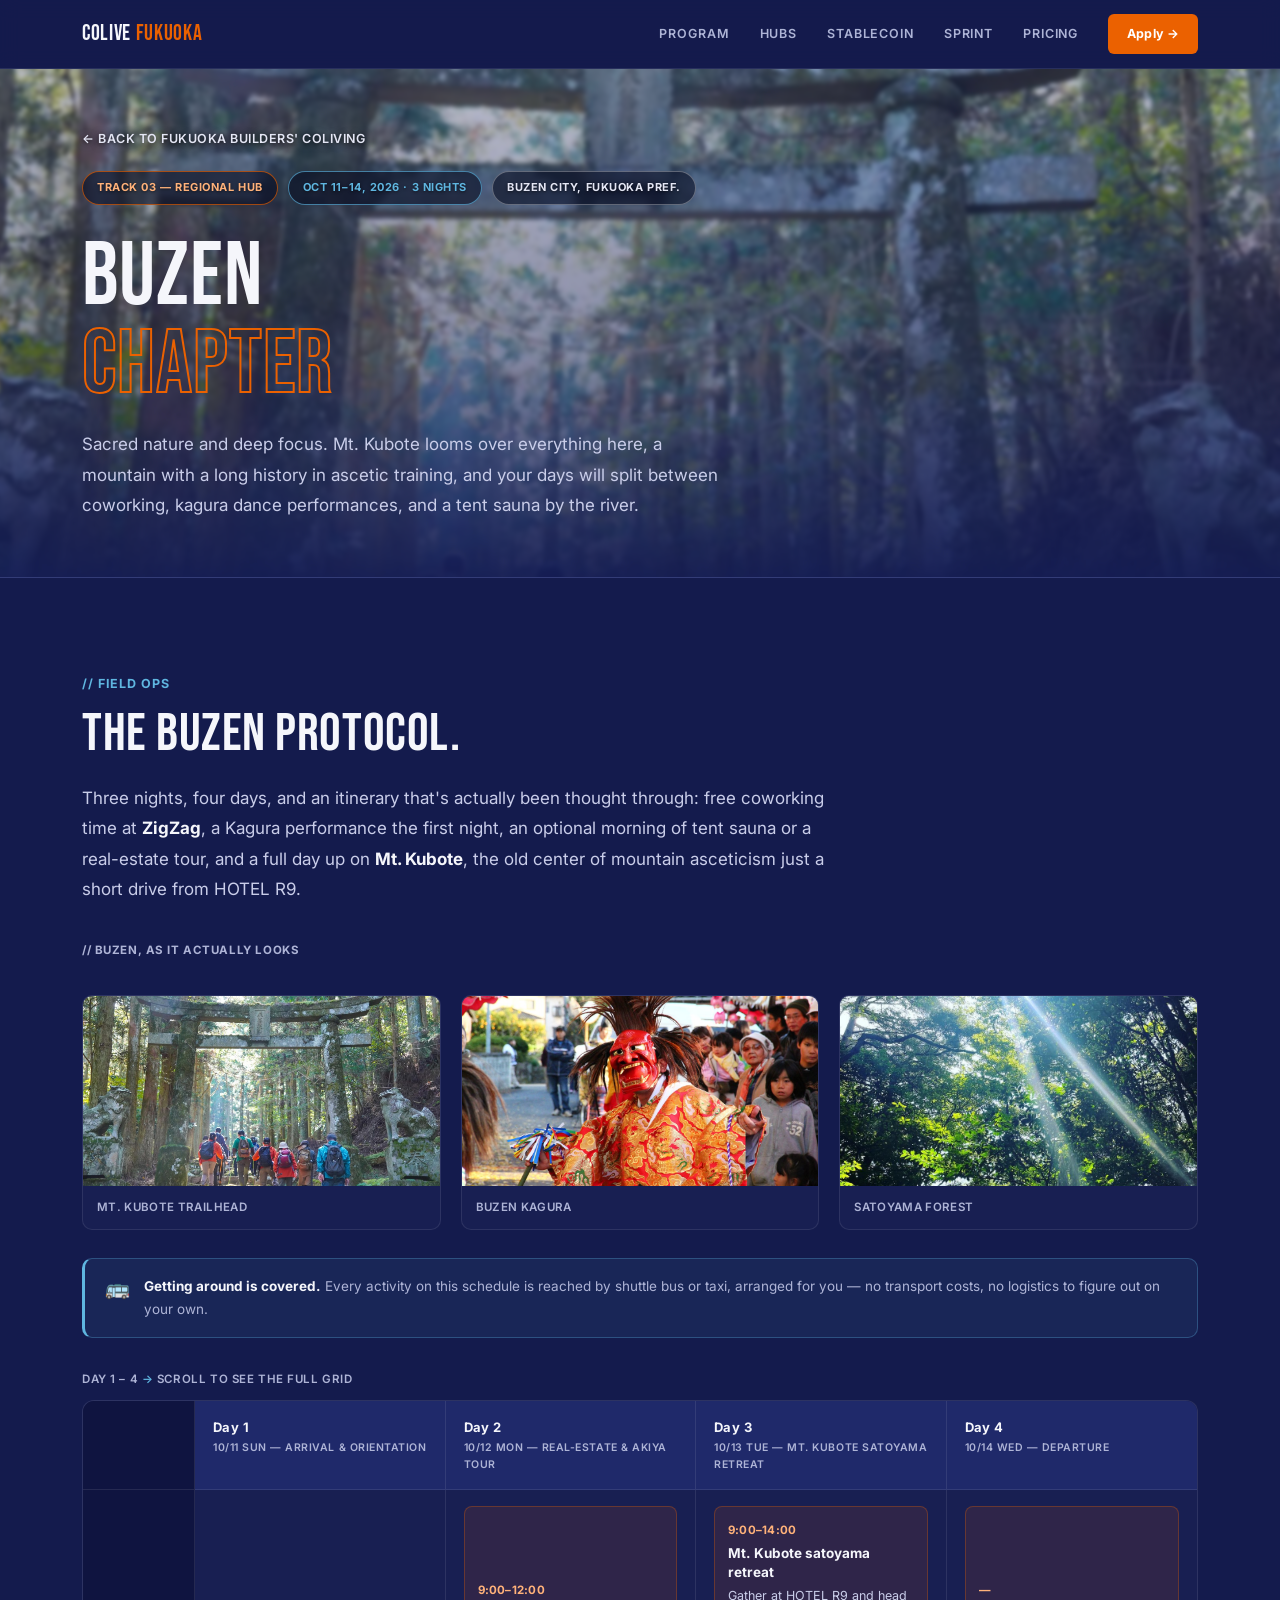
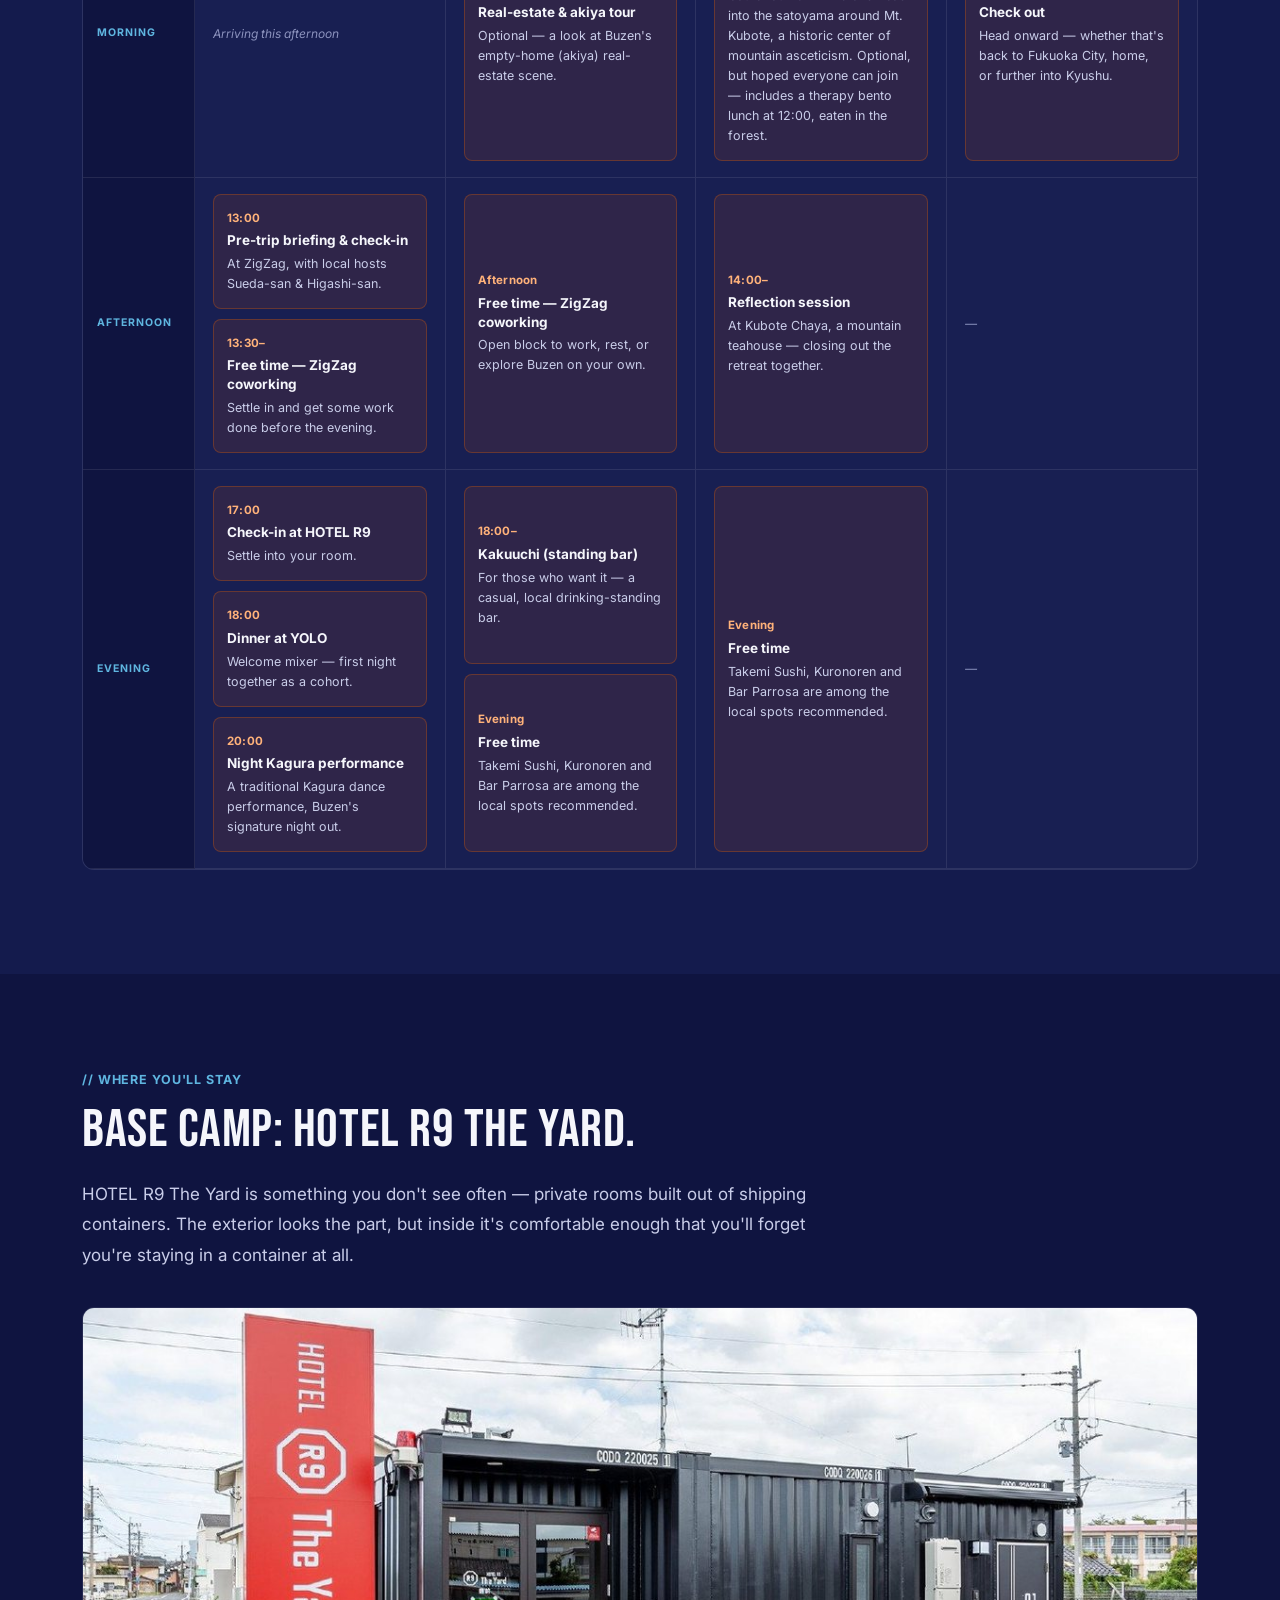
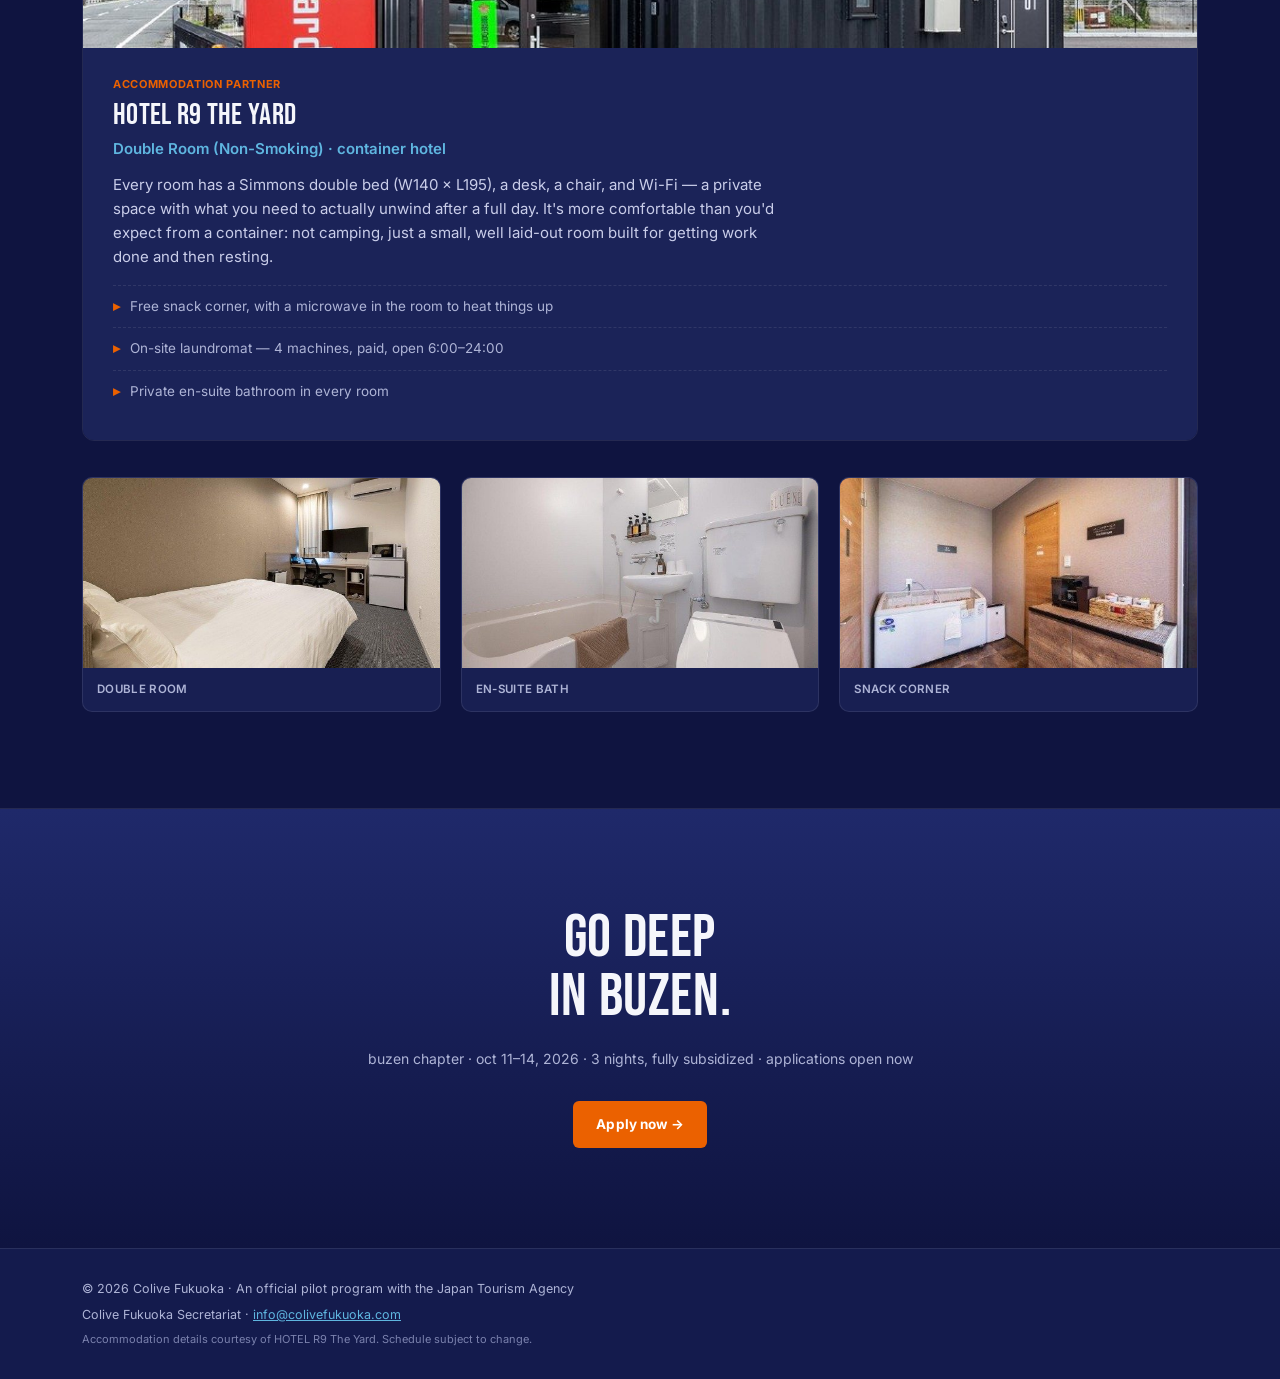
<file: buzen.html>
<!DOCTYPE html>
<html lang="en">
<head>
<meta charset="UTF-8">
<meta name="viewport" content="width=device-width, initial-scale=1">
<title>Buzen Chapter — What We Do, Where We Stay | Colive Fukuoka</title>
<meta name="description" content="Buzen Chapter, Oct 11–14, 2026. Coworking at ZigZag, Kagura night, Mt. Kubote satoyama retreat, tent sauna — staying at HOTEL R9 The Yard, a container-style hotel in Buzen City.">
<link rel="canonical" href="https://colivefukuoka.com/buzen.html">

<!-- Open Graph / SNS share preview -->
<meta property="og:type" content="website">
<meta property="og:site_name" content="Colive Fukuoka">
<meta property="og:locale" content="en_US">
<meta property="og:title" content="Buzen Chapter — What We Do, Where We Stay | Colive Fukuoka">
<meta property="og:description" content="Oct 11–14, 2026. Coworking at ZigZag, Kagura night, Mt. Kubote satoyama retreat — staying at HOTEL R9 The Yard, Buzen City.">
<meta property="og:image" content="https://colivefukuoka.com/images/og-image.jpg">
<meta property="og:image:width" content="1200">
<meta property="og:image:height" content="630">
<meta property="og:url" content="https://colivefukuoka.com/buzen.html">

<!-- Twitter card -->
<meta name="twitter:card" content="summary_large_image">
<meta name="twitter:title" content="Buzen Chapter | Colive Fukuoka">
<meta name="twitter:description" content="Sacred nature &amp; deep focus. Oct 11–14, 2026 — Buzen City, Fukuoka.">
<meta name="twitter:image" content="https://colivefukuoka.com/images/og-image.jpg">

<!-- Favicon -->
<link rel="icon" type="image/png" sizes="32x32" href="images/favicon-32.png">
<link rel="apple-touch-icon" sizes="180x180" href="images/favicon-180.png">

<!-- Fonts: Bebas Neue + Inter (EN), Noto Sans JP (JP) -->
<link rel="preconnect" href="https://fonts.googleapis.com">
<link rel="preconnect" href="https://fonts.gstatic.com" crossorigin>
<link rel="stylesheet" href="https://fonts.googleapis.com/css2?family=Bebas+Neue&family=Inter:wght@400;500;600;700;800&family=Noto+Sans+JP:wght@400;500;700;900&display=swap">

<link rel="stylesheet" href="css/style.css">
</head>
<body>

<header>
  <div class="wrap">
    <div class="logo">COLIVE <span class="fk">FUKUOKA</span></div>
    <nav>
      <a class="navlink" href="index.html#program">Program</a>
      <a class="navlink" href="index.html#cities">Hubs</a>
      <a class="navlink" href="index.html#stablecoin">Stablecoin</a>
      <a class="navlink" href="index.html#cocreate">Sprint</a>
      <a class="navlink" href="index.html#pricing">Pricing</a>
      <a class="btn btn-orange btn-sm" href="https://forms.gle/dgarMGdLXGFriPE67" target="_blank" rel="noopener">Apply →</a>
    </nav>
  </div>
</header>

<div class="hero hero-city">
  <div class="hero-bg hero-bg-buzen"></div>
  <div class="hero-inner wrap">
    <a class="backlink" href="index.html#cities">← Back to Fukuoka Builders' Coliving</a>
    <div class="badges">
      <span class="pill pill-orange">Track 03 — Regional Hub</span>
      <span class="pill pill-blue">Oct 11–14, 2026 · 3 nights</span>
      <span class="pill pill-gray">Buzen City, Fukuoka Pref.</span>
    </div>
    <h1>Buzen<br><span class="outline">Chapter</span></h1>
    <p class="lede" style="margin-top:20px; max-width:640px;">Sacred nature and deep focus. Mt. Kubote looms over everything here, a mountain with a long history in ascetic training, and your days will split between coworking, kagura dance performances, and a tent sauna by the river.</p>
  </div>
</div>

<section id="field-ops" class="bg-white">
  <div class="wrap">
    <div class="kicker">field ops</div>
    <h2 class="h2">The Buzen Protocol.</h2>
    <p class="lede">
      Three nights, four days, and an itinerary that's actually been thought through: free coworking
      time at <b>ZigZag</b>, a Kagura performance the first night, an optional morning of tent sauna
      or a real-estate tour, and a full day up on <b>Mt. Kubote</b>, the old center of mountain
      asceticism just a short drive from HOTEL R9.
    </p>

    <div class="field-gallery">
      <div class="fg-cap">// buzen, as it actually looks</div>
      <div class="photo-strip3">
        <div class="pcap"><img src="images/buzen-real-torii.jpg" alt="Moss-covered stone torii gate and komainu statues on the Mt. Kubote trail"><div class="cap">Mt. Kubote Trailhead</div></div>
        <div class="pcap"><img src="images/buzen-real-kagura.jpg" alt="Kagura performer in a red oni mask and gold dragon kimono"><div class="cap">Buzen Kagura</div></div>
        <div class="pcap"><img src="images/buzen-real-sunbeams.jpg" alt="Sunbeams through the forest canopy on the Kubote satoyama retreat"><div class="cap">Satoyama Forest</div></div>
      </div>
    </div>

    <div class="transport-note">
      <span class="ti">🚌</span>
      <p><b>Getting around is covered.</b> Every activity on this schedule is reached by shuttle bus or taxi, arranged for you — no transport costs, no logistics to figure out on your own.</p>
    </div>

    <div class="sched-hint">Day 1 – 4 <span class="arrow">→</span> scroll to see the full grid</div>
    <div class="sched-wrap">
      <div class="sched">
        <div class="sc sh corner"></div>
        <div class="sc sh">Day 1<span class="swk">10/11 Sun — Arrival &amp; orientation</span></div>
        <div class="sc sh">Day 2<span class="swk">10/12 Mon — Real-estate &amp; akiya tour</span></div>
        <div class="sc sh">Day 3<span class="swk">10/13 Tue — Mt. Kubote satoyama retreat</span></div>
        <div class="sc sh">Day 4<span class="swk">10/14 Wed — Departure</span></div>

        <div class="sc srow-lab">Morning</div>
        <div class="sc scell empty">Arriving this afternoon</div>
        <div class="sc scell">
          <div class="sact program"><span class="stime">9:00–12:00</span><div class="sname">Real-estate &amp; akiya tour</div><div class="sdesc">Optional — a look at Buzen's empty-home (akiya) real-estate scene.</div></div>
        </div>
        <div class="sc scell">
          <div class="sact program"><span class="stime">9:00–14:00</span><div class="sname">Mt. Kubote satoyama retreat</div><div class="sdesc">Gather at HOTEL R9 and head into the satoyama around Mt. Kubote, a historic center of mountain asceticism. Optional, but hoped everyone can join — includes a therapy bento lunch at 12:00, eaten in the forest.</div></div>
        </div>
        <div class="sc scell">
          <div class="sact travel"><span class="stime">—</span><div class="sname">Check out</div><div class="sdesc">Head onward — whether that's back to Fukuoka City, home, or further into Kyushu.</div></div>
        </div>

        <div class="sc srow-lab">Afternoon</div>
        <div class="sc scell">
          <div class="sact program"><span class="stime">13:00</span><div class="sname">Pre-trip briefing &amp; check-in</div><div class="sdesc">At ZigZag, with local hosts Sueda-san &amp; Higashi-san.</div></div>
          <div class="sact free"><span class="stime">13:30–</span><div class="sname">Free time — ZigZag coworking</div><div class="sdesc">Settle in and get some work done before the evening.</div></div>
        </div>
        <div class="sc scell">
          <div class="sact free"><span class="stime">Afternoon</span><div class="sname">Free time — ZigZag coworking</div><div class="sdesc">Open block to work, rest, or explore Buzen on your own.</div></div>
        </div>
        <div class="sc scell">
          <div class="sact program"><span class="stime">14:00–</span><div class="sname">Reflection session</div><div class="sdesc">At Kubote Chaya, a mountain teahouse — closing out the retreat together.</div></div>
        </div>
        <div class="sc scell empty">—</div>

        <div class="sc srow-lab">Evening</div>
        <div class="sc scell">
          <div class="sact program"><span class="stime">17:00</span><div class="sname">Check-in at HOTEL R9</div><div class="sdesc">Settle into your room.</div></div>
          <div class="sact program"><span class="stime">18:00</span><div class="sname">Dinner at YOLO</div><div class="sdesc">Welcome mixer — first night together as a cohort.</div></div>
          <div class="sact program"><span class="stime">20:00</span><div class="sname">Night Kagura performance</div><div class="sdesc">A traditional Kagura dance performance, Buzen's signature night out.</div></div>
        </div>
        <div class="sc scell">
          <div class="sact free"><span class="stime">18:00–</span><div class="sname">Kakuuchi (standing bar)</div><div class="sdesc">For those who want it — a casual, local drinking-standing bar.</div></div>
          <div class="sact free"><span class="stime">Evening</span><div class="sname">Free time</div><div class="sdesc">Takemi Sushi, Kuronoren and Bar Parrosa are among the local spots recommended.</div></div>
        </div>
        <div class="sc scell">
          <div class="sact free"><span class="stime">Evening</span><div class="sname">Free time</div><div class="sdesc">Takemi Sushi, Kuronoren and Bar Parrosa are among the local spots recommended.</div></div>
        </div>
        <div class="sc scell empty">—</div>
      </div>
    </div>
  </div>
</section>

<section id="base-camp" class="bg-offwhite">
  <div class="wrap">
    <div class="kicker">where you'll stay</div>
    <h2 class="h2">Base Camp: HOTEL R9 The Yard.</h2>
    <p class="lede">
      HOTEL R9 The Yard is something you don't see often — private rooms built out of shipping
      containers. The exterior looks the part, but inside it's comfortable enough that you'll forget
      you're staying in a container at all.
    </p>

    <div class="stay-hero">
      <img src="images/buzen-stay-hero.jpg" alt="HOTEL R9 The Yard container-style hotel exterior in Buzen">
      <div class="body">
        <div class="lab">Accommodation partner</div>
        <h3>HOTEL R9 The Yard</h3>
        <div class="sub">Double Room (Non-Smoking) · container hotel</div>
        <p class="desc">Every room has a Simmons double bed (W140 × L195), a desk, a chair, and Wi-Fi — a private space with what you need to actually unwind after a full day. It's more comfortable than you'd expect from a container: not camping, just a small, well laid-out room built for getting work done and then resting.</p>
        <div class="blist">
          <div class="bi"><span class="arrow">▸</span> Free snack corner, with a microwave in the room to heat things up</div>
          <div class="bi"><span class="arrow">▸</span> On-site laundromat — 4 machines, paid, open 6:00–24:00</div>
          <div class="bi"><span class="arrow">▸</span> Private en-suite bathroom in every room</div>
        </div>
      </div>
    </div>

    <div class="photo-strip3">
      <div class="pcap"><img src="images/buzen-gal-room.jpg" alt="Double room with Simmons bed at HOTEL R9 The Yard"><div class="cap">Double Room</div></div>
      <div class="pcap"><img src="images/buzen-gal-bath.jpg" alt="En-suite bathroom at HOTEL R9 The Yard"><div class="cap">En-suite Bath</div></div>
      <div class="pcap"><img src="images/buzen-gal-snack.jpg" alt="Free snack corner at HOTEL R9 The Yard"><div class="cap">Snack Corner</div></div>
    </div>
  </div>
</section>

<div class="final">
  <div class="wrap">
    <h2>Go deep<br>in Buzen.</h2>
    <div class="sub">buzen chapter · oct 11–14, 2026 · 3 nights, fully subsidized · applications open now</div>
    <a class="btn btn-orange" href="https://forms.gle/dgarMGdLXGFriPE67" target="_blank" rel="noopener">Apply now →</a>
  </div>
</div>

<footer>
  <div class="wrap">
    <div class="l1">© 2026 Colive Fukuoka · An official pilot program with the Japan Tourism Agency</div>
    <div class="l2">Colive Fukuoka Secretariat · <a href="mailto:info@colivefukuoka.com">info@colivefukuoka.com</a></div>
    <div class="l3">Accommodation details courtesy of HOTEL R9 The Yard. Schedule subject to change.</div>
  </div>
</footer>

</body>
</html>
</file>
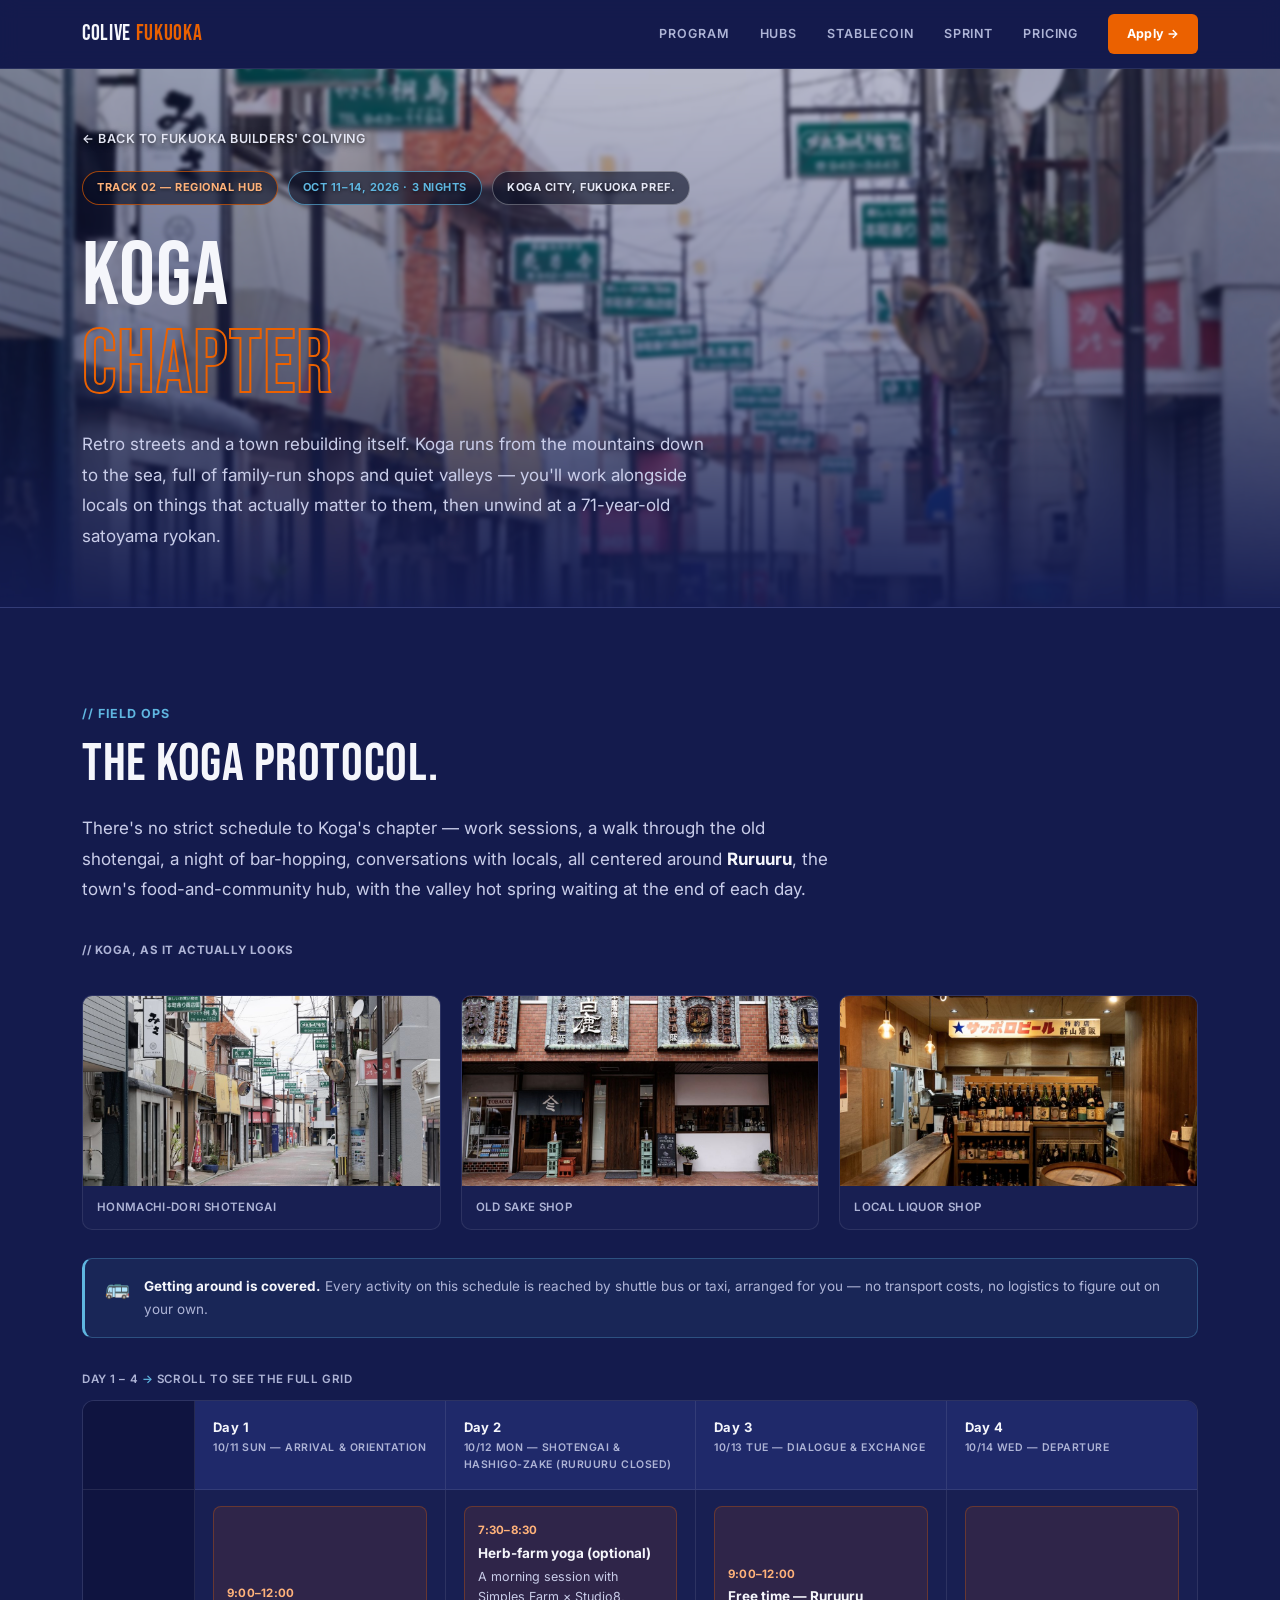
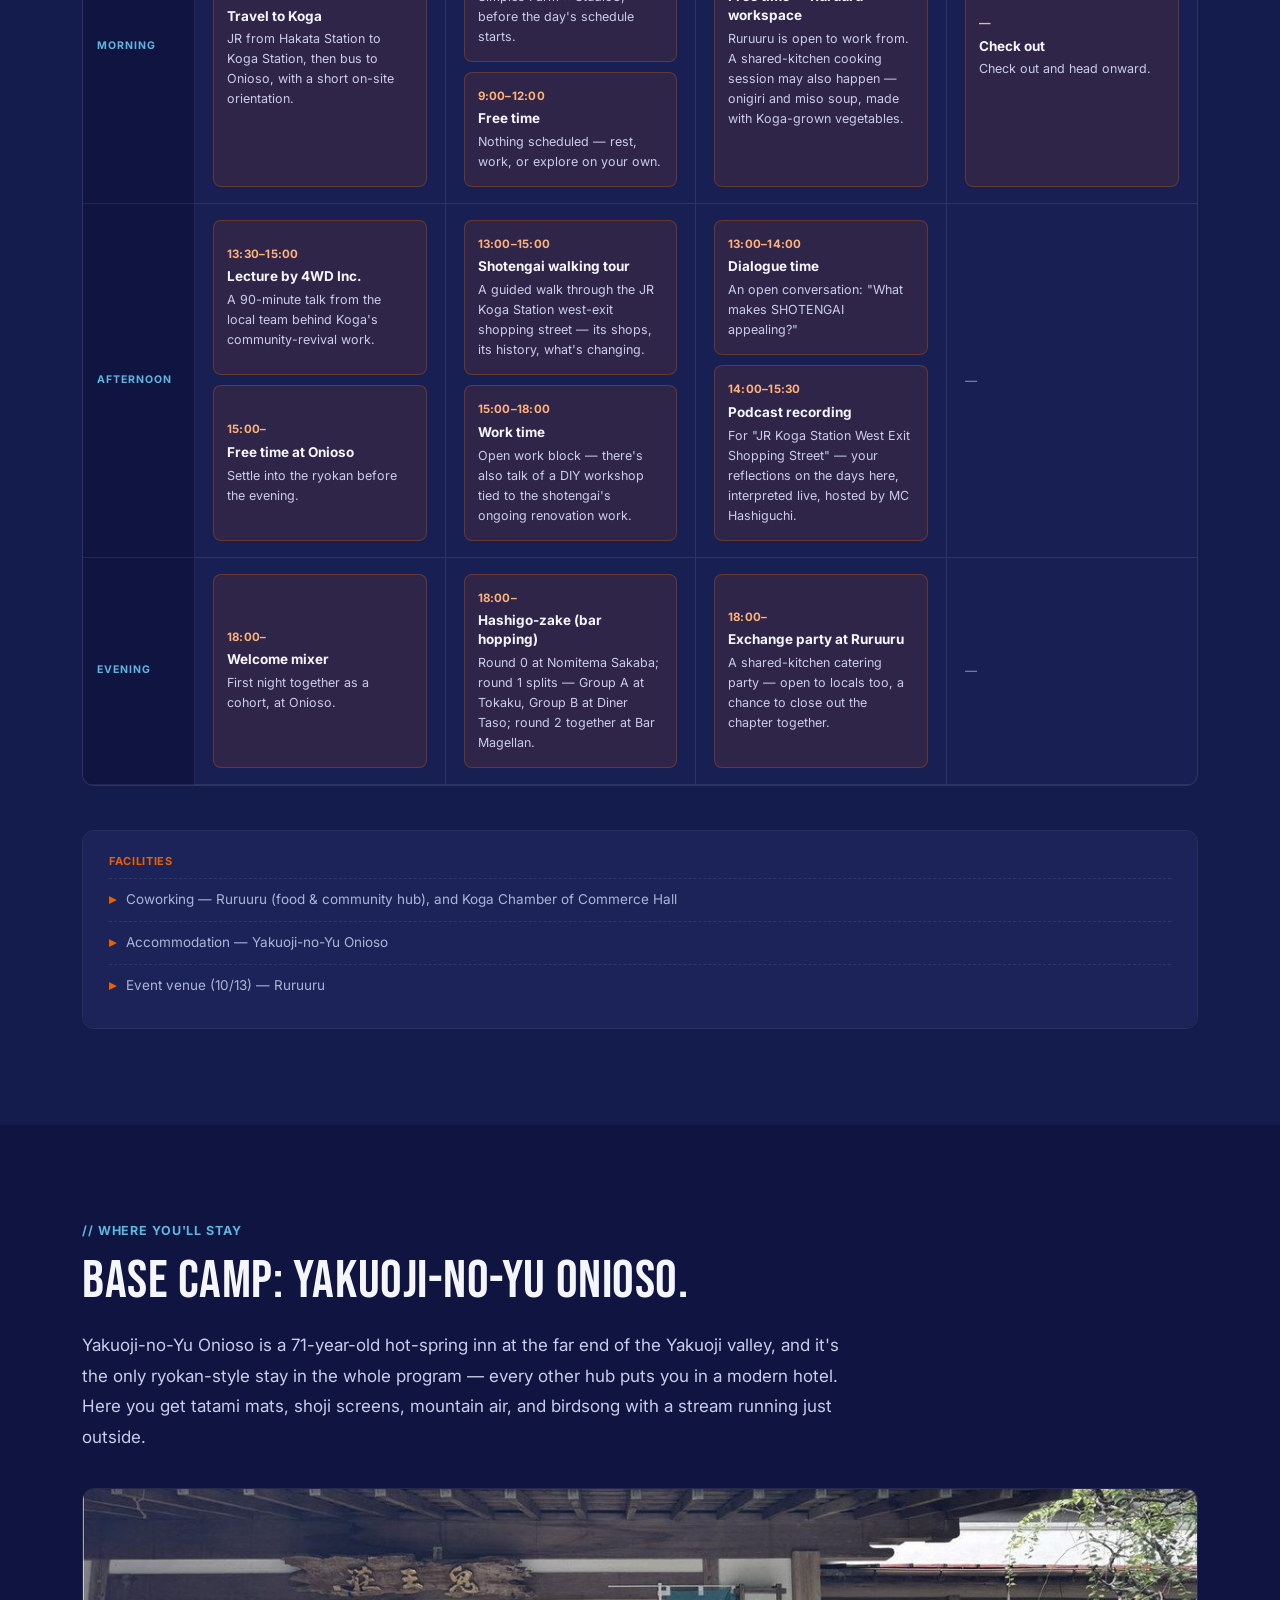
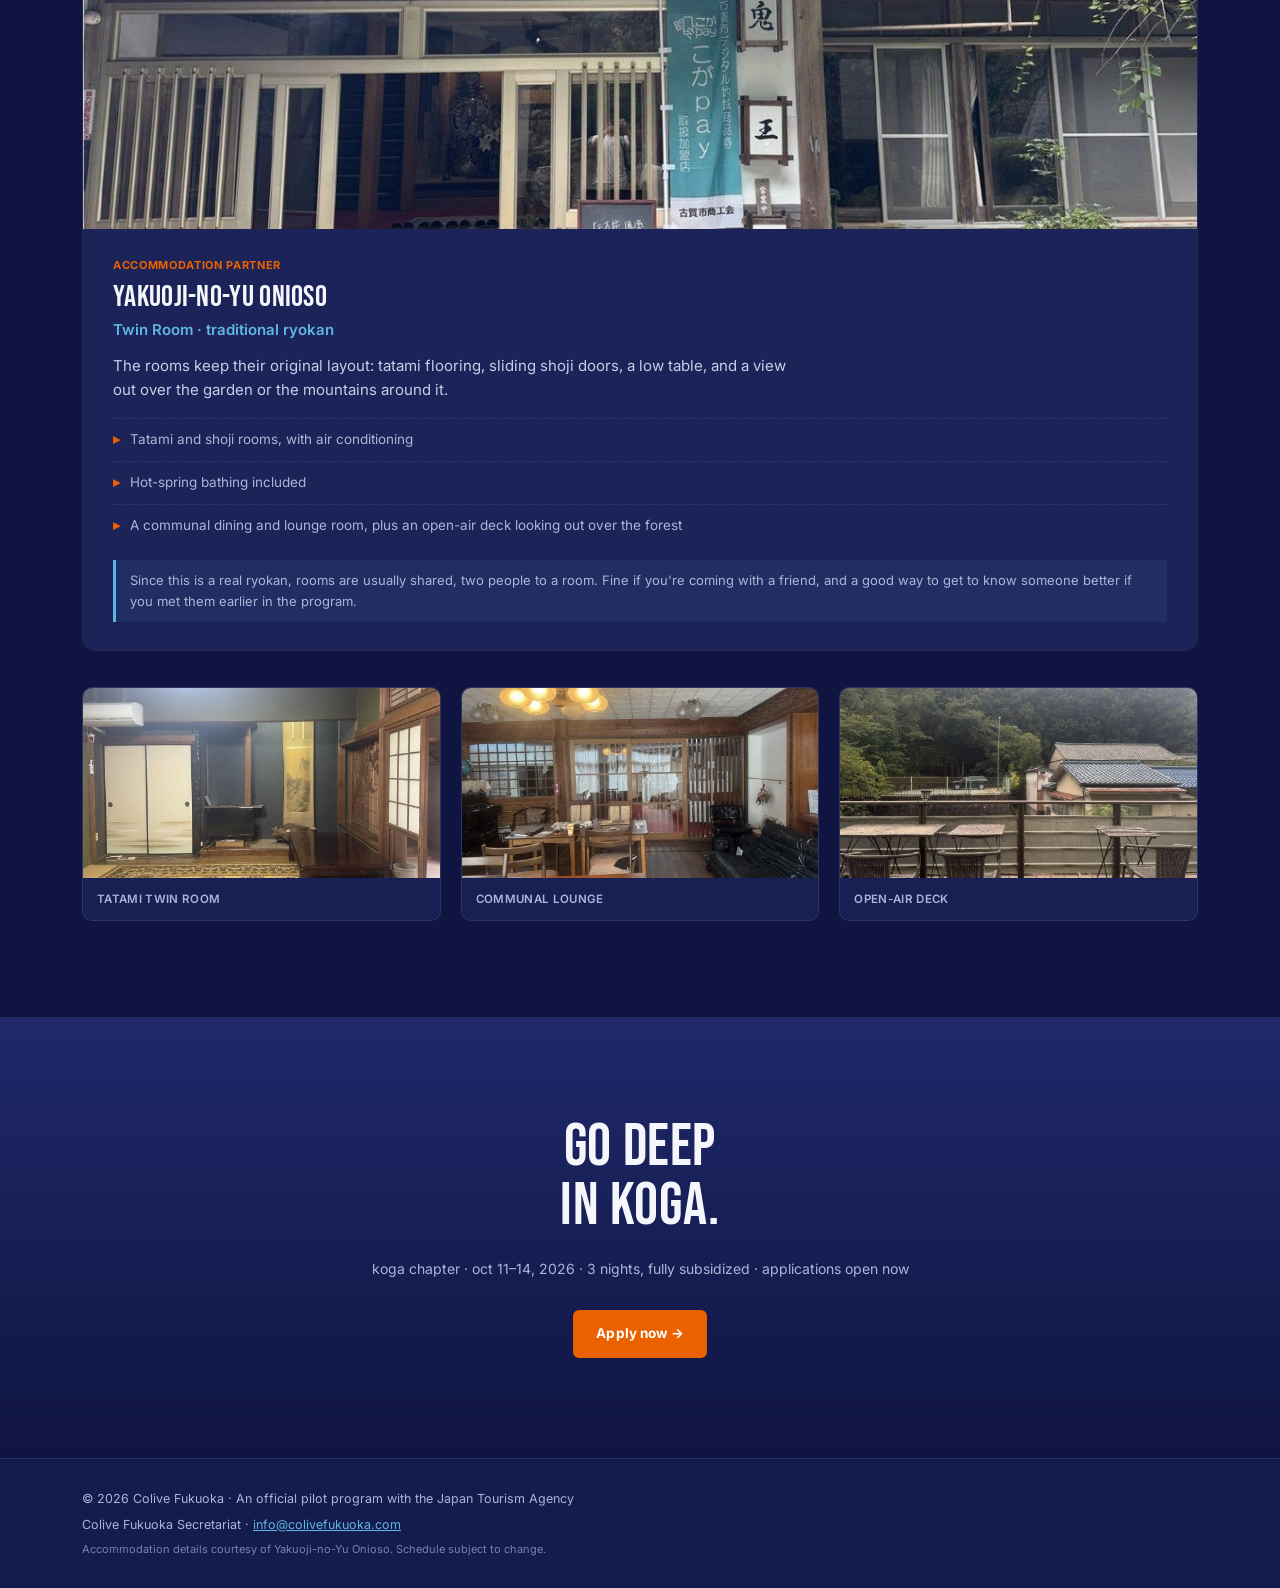
<file: koga.html>
<!DOCTYPE html>
<html lang="en">
<head>
<meta charset="UTF-8">
<meta name="viewport" content="width=device-width, initial-scale=1">
<title>Koga Chapter — What We Do, Where We Stay | Colive Fukuoka</title>
<meta name="description" content="Koga Chapter, Oct 11–14, 2026. Shotengai walking tours, izakaya hopping, dialogue sessions and a shared-kitchen exchange party at Ruruuru — staying at Yakuoji-no-Yu Onioso, a satoyama hot-spring ryokan.">
<link rel="canonical" href="https://colivefukuoka.com/koga.html">

<!-- Open Graph / SNS share preview -->
<meta property="og:type" content="website">
<meta property="og:site_name" content="Colive Fukuoka">
<meta property="og:locale" content="en_US">
<meta property="og:title" content="Koga Chapter — What We Do, Where We Stay | Colive Fukuoka">
<meta property="og:description" content="Oct 11–14, 2026. Shotengai walking tours, izakaya hopping, dialogue sessions at Ruruuru — staying at Yakuoji-no-Yu Onioso, a satoyama hot-spring ryokan.">
<meta property="og:image" content="https://colivefukuoka.com/images/og-image.jpg">
<meta property="og:image:width" content="1200">
<meta property="og:image:height" content="630">
<meta property="og:url" content="https://colivefukuoka.com/koga.html">

<!-- Twitter card -->
<meta name="twitter:card" content="summary_large_image">
<meta name="twitter:title" content="Koga Chapter | Colive Fukuoka">
<meta name="twitter:description" content="Retro streets &amp; community revival. Oct 11–14, 2026 — Koga City, Fukuoka.">
<meta name="twitter:image" content="https://colivefukuoka.com/images/og-image.jpg">

<!-- Favicon -->
<link rel="icon" type="image/png" sizes="32x32" href="images/favicon-32.png">
<link rel="apple-touch-icon" sizes="180x180" href="images/favicon-180.png">

<!-- Fonts: Bebas Neue + Inter (EN), Noto Sans JP (JP) -->
<link rel="preconnect" href="https://fonts.googleapis.com">
<link rel="preconnect" href="https://fonts.gstatic.com" crossorigin>
<link rel="stylesheet" href="https://fonts.googleapis.com/css2?family=Bebas+Neue&family=Inter:wght@400;500;600;700;800&family=Noto+Sans+JP:wght@400;500;700;900&display=swap">

<link rel="stylesheet" href="css/style.css">
</head>
<body>

<header>
  <div class="wrap">
    <div class="logo">COLIVE <span class="fk">FUKUOKA</span></div>
    <nav>
      <a class="navlink" href="index.html#program">Program</a>
      <a class="navlink" href="index.html#cities">Hubs</a>
      <a class="navlink" href="index.html#stablecoin">Stablecoin</a>
      <a class="navlink" href="index.html#cocreate">Sprint</a>
      <a class="navlink" href="index.html#pricing">Pricing</a>
      <a class="btn btn-orange btn-sm" href="https://forms.gle/dgarMGdLXGFriPE67" target="_blank" rel="noopener">Apply →</a>
    </nav>
  </div>
</header>

<div class="hero hero-city">
  <div class="hero-bg hero-bg-koga"></div>
  <div class="hero-inner wrap">
    <a class="backlink" href="index.html#cities">← Back to Fukuoka Builders' Coliving</a>
    <div class="badges">
      <span class="pill pill-orange">Track 02 — Regional Hub</span>
      <span class="pill pill-blue">Oct 11–14, 2026 · 3 nights</span>
      <span class="pill pill-gray">Koga City, Fukuoka Pref.</span>
    </div>
    <h1>Koga<br><span class="outline">Chapter</span></h1>
    <p class="lede" style="margin-top:20px; max-width:640px;">Retro streets and a town rebuilding itself. Koga runs from the mountains down to the sea, full of family-run shops and quiet valleys — you'll work alongside locals on things that actually matter to them, then unwind at a 71-year-old satoyama ryokan.</p>
  </div>
</div>

<section id="field-ops" class="bg-white">
  <div class="wrap">
    <div class="kicker">field ops</div>
    <h2 class="h2">The Koga Protocol.</h2>
    <p class="lede">
      There's no strict schedule to Koga's chapter — work sessions, a walk through the old shotengai,
      a night of bar-hopping, conversations with locals, all centered around <b>Ruruuru</b>, the town's
      food-and-community hub, with the valley hot spring waiting at the end of each day.
    </p>

    <div class="field-gallery">
      <div class="fg-cap">// koga, as it actually looks</div>
      <div class="photo-strip3">
        <div class="pcap"><img src="images/koga-real-street.jpg" alt="Honmachi-dori shotengai, Koga's retro shopping street"><div class="cap">Honmachi-dori Shotengai</div></div>
        <div class="pcap"><img src="images/koga-real-sakeshop.jpg" alt="Traditional sake shop storefront in Koga"><div class="cap">Old Sake Shop</div></div>
        <div class="pcap"><img src="images/koga-real-liquorshop.jpg" alt="Interior of a local sake and liquor shop in Koga"><div class="cap">Local Liquor Shop</div></div>
      </div>
    </div>

    <div class="transport-note">
      <span class="ti">🚌</span>
      <p><b>Getting around is covered.</b> Every activity on this schedule is reached by shuttle bus or taxi, arranged for you — no transport costs, no logistics to figure out on your own.</p>
    </div>

    <div class="sched-hint">Day 1 – 4 <span class="arrow">→</span> scroll to see the full grid</div>
    <div class="sched-wrap">
      <div class="sched">
        <div class="sc sh corner"></div>
        <div class="sc sh">Day 1<span class="swk">10/11 Sun — Arrival &amp; orientation</span></div>
        <div class="sc sh">Day 2<span class="swk">10/12 Mon — Shotengai &amp; hashigo-zake (Ruruuru closed)</span></div>
        <div class="sc sh">Day 3<span class="swk">10/13 Tue — Dialogue &amp; exchange</span></div>
        <div class="sc sh">Day 4<span class="swk">10/14 Wed — Departure</span></div>

        <div class="sc srow-lab">Morning</div>
        <div class="sc scell">
          <div class="sact travel"><span class="stime">9:00–12:00</span><div class="sname">Travel to Koga</div><div class="sdesc">JR from Hakata Station to Koga Station, then bus to Onioso, with a short on-site orientation.</div></div>
        </div>
        <div class="sc scell">
          <div class="sact free"><span class="stime">7:30–8:30</span><div class="sname">Herb-farm yoga (optional)</div><div class="sdesc">A morning session with Simples Farm × Studio8, before the day's schedule starts.</div></div>
          <div class="sact free"><span class="stime">9:00–12:00</span><div class="sname">Free time</div><div class="sdesc">Nothing scheduled — rest, work, or explore on your own.</div></div>
        </div>
        <div class="sc scell">
          <div class="sact free"><span class="stime">9:00–12:00</span><div class="sname">Free time — Ruruuru workspace</div><div class="sdesc">Ruruuru is open to work from. A shared-kitchen cooking session may also happen — onigiri and miso soup, made with Koga-grown vegetables.</div></div>
        </div>
        <div class="sc scell">
          <div class="sact travel"><span class="stime">—</span><div class="sname">Check out</div><div class="sdesc">Check out and head onward.</div></div>
        </div>

        <div class="sc srow-lab">Afternoon</div>
        <div class="sc scell">
          <div class="sact program"><span class="stime">13:30–15:00</span><div class="sname">Lecture by 4WD Inc.</div><div class="sdesc">A 90-minute talk from the local team behind Koga's community-revival work.</div></div>
          <div class="sact free"><span class="stime">15:00–</span><div class="sname">Free time at Onioso</div><div class="sdesc">Settle into the ryokan before the evening.</div></div>
        </div>
        <div class="sc scell">
          <div class="sact program"><span class="stime">13:00–15:00</span><div class="sname">Shotengai walking tour</div><div class="sdesc">A guided walk through the JR Koga Station west-exit shopping street — its shops, its history, what's changing.</div></div>
          <div class="sact program"><span class="stime">15:00–18:00</span><div class="sname">Work time</div><div class="sdesc">Open work block — there's also talk of a DIY workshop tied to the shotengai's ongoing renovation work.</div></div>
        </div>
        <div class="sc scell">
          <div class="sact program"><span class="stime">13:00–14:00</span><div class="sname">Dialogue time</div><div class="sdesc">An open conversation: "What makes SHOTENGAI appealing?"</div></div>
          <div class="sact program"><span class="stime">14:00–15:30</span><div class="sname">Podcast recording</div><div class="sdesc">For "JR Koga Station West Exit Shopping Street" — your reflections on the days here, interpreted live, hosted by MC Hashiguchi.</div></div>
        </div>
        <div class="sc scell empty">—</div>

        <div class="sc srow-lab">Evening</div>
        <div class="sc scell">
          <div class="sact program"><span class="stime">18:00–</span><div class="sname">Welcome mixer</div><div class="sdesc">First night together as a cohort, at Onioso.</div></div>
        </div>
        <div class="sc scell">
          <div class="sact free"><span class="stime">18:00–</span><div class="sname">Hashigo-zake (bar hopping)</div><div class="sdesc">Round 0 at Nomitema Sakaba; round 1 splits — Group A at Tokaku, Group B at Diner Taso; round 2 together at Bar Magellan.</div></div>
        </div>
        <div class="sc scell">
          <div class="sact program"><span class="stime">18:00–</span><div class="sname">Exchange party at Ruruuru</div><div class="sdesc">A shared-kitchen catering party — open to locals too, a chance to close out the chapter together.</div></div>
        </div>
        <div class="sc scell empty">—</div>
      </div>
    </div>

    <div class="stay-hero" style="margin-top:36px;">
      <div class="body" style="padding:22px 26px;">
        <div class="lab">Facilities</div>
        <div class="blist">
          <div class="bi"><span class="arrow">▸</span> Coworking — Ruruuru (food &amp; community hub), and Koga Chamber of Commerce Hall</div>
          <div class="bi"><span class="arrow">▸</span> Accommodation — Yakuoji-no-Yu Onioso</div>
          <div class="bi"><span class="arrow">▸</span> Event venue (10/13) — Ruruuru</div>
        </div>
      </div>
    </div>
  </div>
</section>

<section id="base-camp" class="bg-offwhite">
  <div class="wrap">
    <div class="kicker">where you'll stay</div>
    <h2 class="h2">Base Camp: Yakuoji-no-Yu Onioso.</h2>
    <p class="lede">
      Yakuoji-no-Yu Onioso is a 71-year-old hot-spring inn at the far end of the Yakuoji valley, and
      it's the only ryokan-style stay in the whole program — every other hub puts you in a modern
      hotel. Here you get tatami mats, shoji screens, mountain air, and birdsong with a stream running
      just outside.
    </p>

    <div class="stay-hero">
      <img src="images/koga-stay-hero.jpg" alt="Traditional entrance of Yakuoji-no-Yu Onioso ryokan in Koga">
      <div class="body">
        <div class="lab">Accommodation partner</div>
        <h3>Yakuoji-no-Yu Onioso</h3>
        <div class="sub">Twin Room · traditional ryokan</div>
        <p class="desc">The rooms keep their original layout: tatami flooring, sliding shoji doors, a low table, and a view out over the garden or the mountains around it.</p>
        <div class="blist">
          <div class="bi"><span class="arrow">▸</span> Tatami and shoji rooms, with air conditioning</div>
          <div class="bi"><span class="arrow">▸</span> Hot-spring bathing included</div>
          <div class="bi"><span class="arrow">▸</span> A communal dining and lounge room, plus an open-air deck looking out over the forest</div>
        </div>
        <div class="note">Since this is a real ryokan, rooms are usually shared, two people to a room. Fine if you're coming with a friend, and a good way to get to know someone better if you met them earlier in the program.</div>
      </div>
    </div>

    <div class="photo-strip3">
      <div class="pcap"><img src="images/koga-gal-room.jpg" alt="Tatami twin room at Yakuoji-no-Yu Onioso"><div class="cap">Tatami Twin Room</div></div>
      <div class="pcap"><img src="images/koga-gal-dining.jpg" alt="Communal dining and lounge room at Yakuoji-no-Yu Onioso"><div class="cap">Communal Lounge</div></div>
      <div class="pcap"><img src="images/koga-gal-deck.jpg" alt="Open-air deck overlooking the forest at Yakuoji-no-Yu Onioso"><div class="cap">Open-air Deck</div></div>
    </div>
  </div>
</section>

<div class="final">
  <div class="wrap">
    <h2>Go deep<br>in Koga.</h2>
    <div class="sub">koga chapter · oct 11–14, 2026 · 3 nights, fully subsidized · applications open now</div>
    <a class="btn btn-orange" href="https://forms.gle/dgarMGdLXGFriPE67" target="_blank" rel="noopener">Apply now →</a>
  </div>
</div>

<footer>
  <div class="wrap">
    <div class="l1">© 2026 Colive Fukuoka · An official pilot program with the Japan Tourism Agency</div>
    <div class="l2">Colive Fukuoka Secretariat · <a href="mailto:info@colivefukuoka.com">info@colivefukuoka.com</a></div>
    <div class="l3">Accommodation details courtesy of Yakuoji-no-Yu Onioso. Schedule subject to change.</div>
  </div>
</footer>

</body>
</html>
</file>
